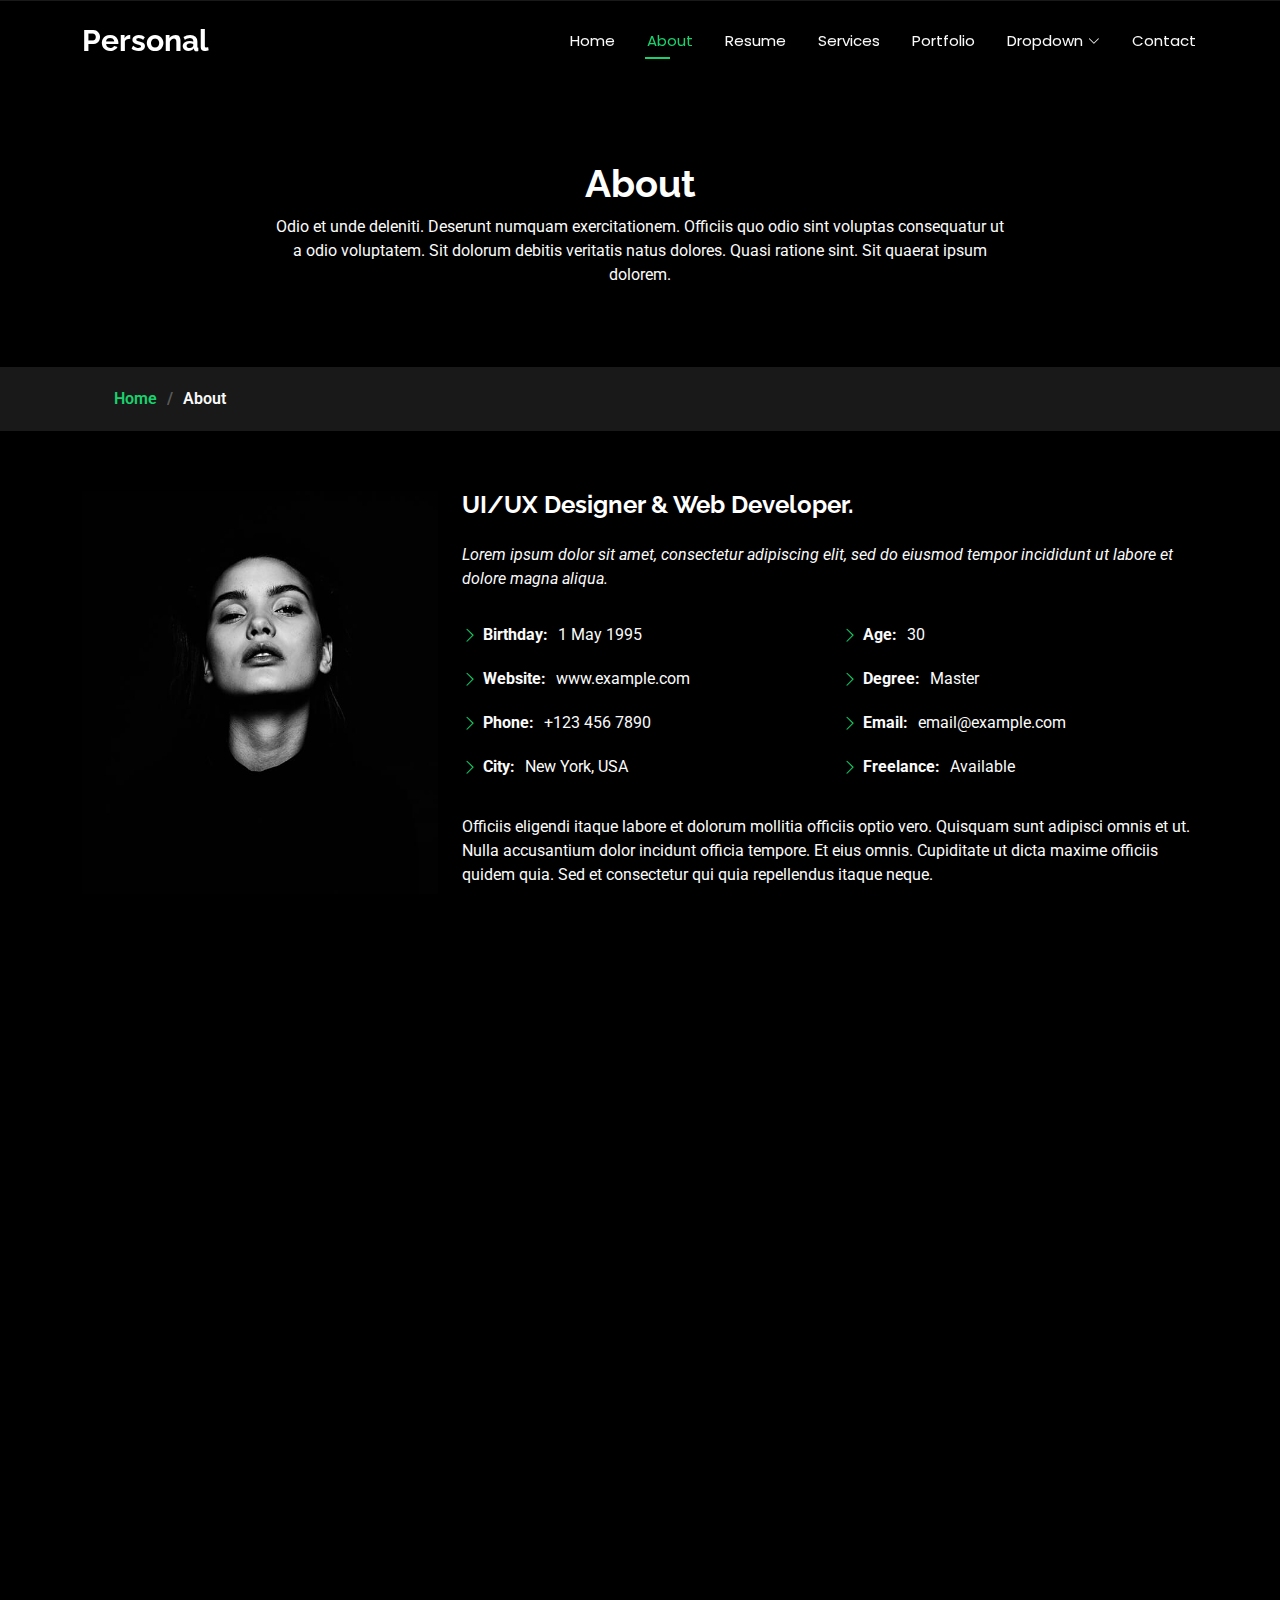
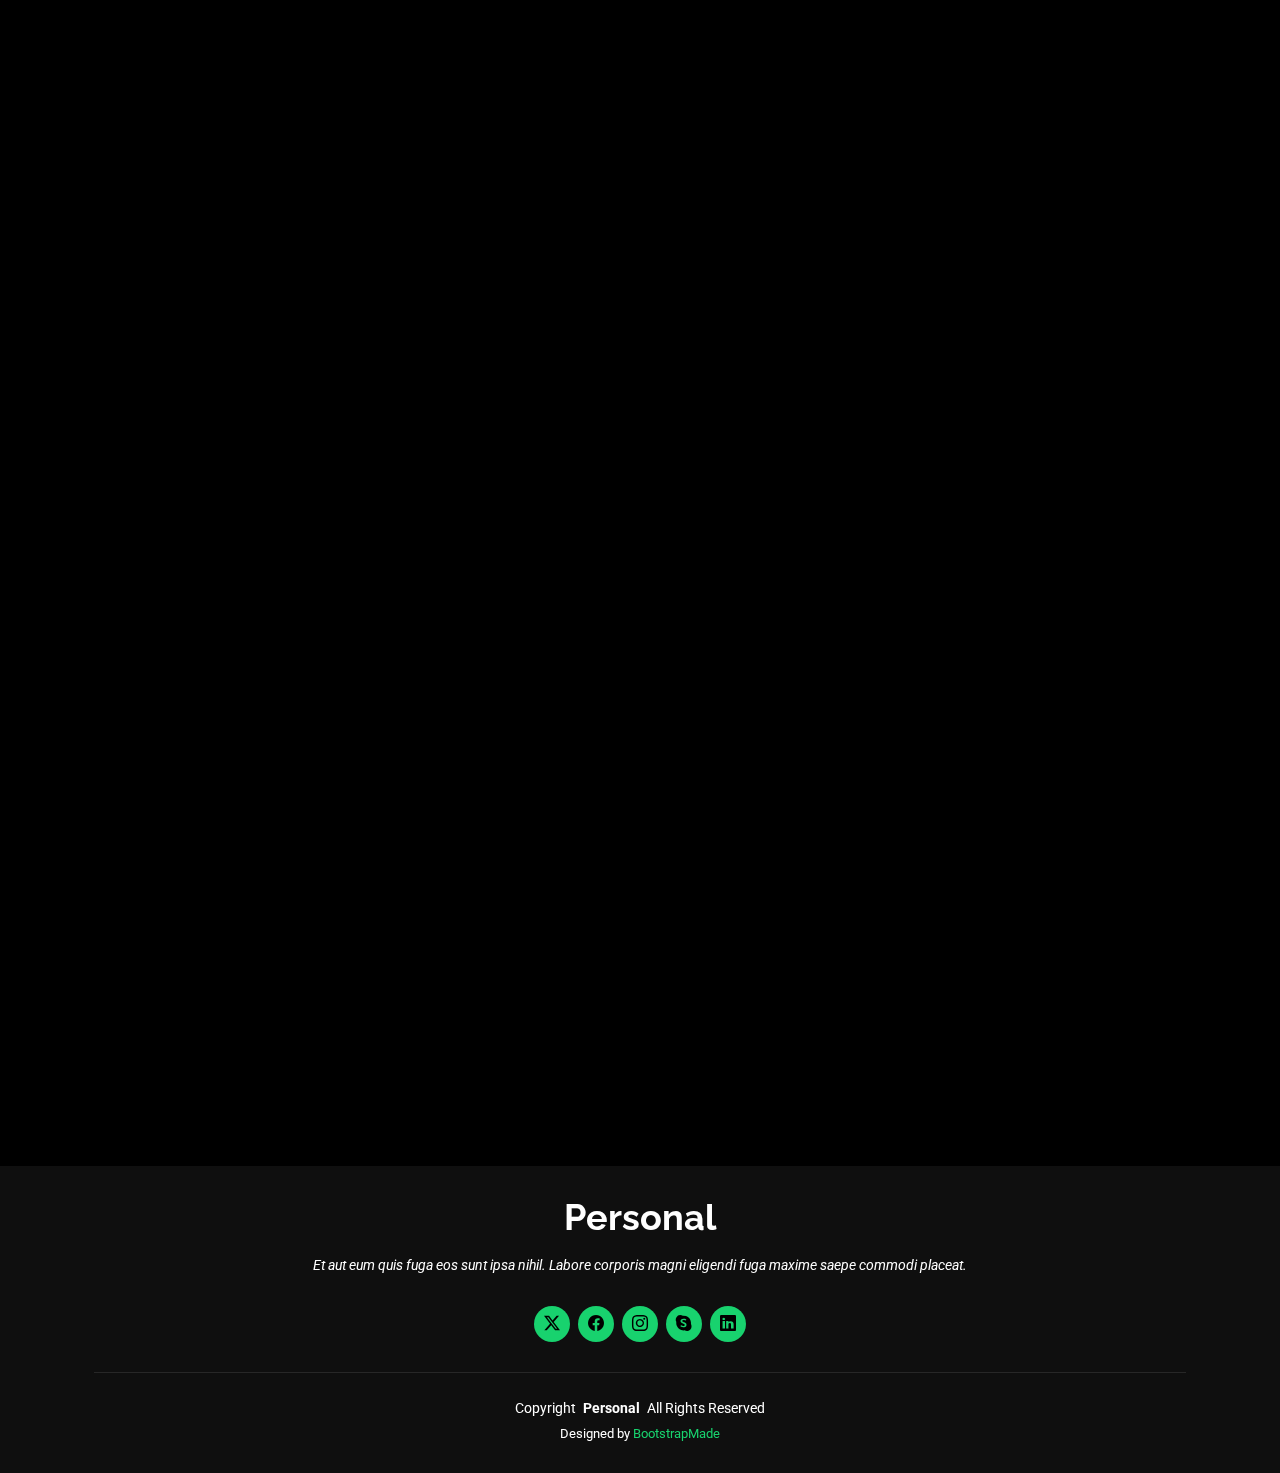
<file: about.html>
<!DOCTYPE html>
<html lang="en">

<head>
  <meta charset="utf-8">
  <meta content="width=device-width, initial-scale=1.0" name="viewport">
  <title>About - Personal Bootstrap Template</title>
  <meta name="description" content="">
  <meta name="keywords" content="">

  <!-- Favicons -->
  <link href="assets/img/favicon.png" rel="icon">
  <link href="assets/img/apple-touch-icon.png" rel="apple-touch-icon">

  <!-- Fonts -->
  <link href="https://fonts.googleapis.com" rel="preconnect">
  <link href="https://fonts.gstatic.com" rel="preconnect" crossorigin>
  <link
    href="https://fonts.googleapis.com/css2?family=Roboto:ital,wght@0,100;0,300;0,400;0,500;0,700;0,900;1,100;1,300;1,400;1,500;1,700;1,900&family=Poppins:ital,wght@0,100;0,200;0,300;0,400;0,500;0,600;0,700;0,800;0,900;1,100;1,200;1,300;1,400;1,500;1,600;1,700;1,800;1,900&family=Raleway:ital,wght@0,100;0,200;0,300;0,400;0,500;0,600;0,700;0,800;0,900;1,100;1,200;1,300;1,400;1,500;1,600;1,700;1,800;1,900&display=swap"
    rel="stylesheet">

  <!-- Vendor CSS Files -->
  <link href="assets/vendor/bootstrap/css/bootstrap.min.css" rel="stylesheet">
  <link href="assets/vendor/bootstrap-icons/bootstrap-icons.css" rel="stylesheet">
  <link href="assets/vendor/aos/aos.css" rel="stylesheet">
  <link href="assets/vendor/swiper/swiper-bundle.min.css" rel="stylesheet">
  <link href="assets/vendor/glightbox/css/glightbox.min.css" rel="stylesheet">

  <!-- Main CSS File -->
  <link href="assets/css/main.css" rel="stylesheet">

  <!-- =======================================================
  * Template Name: Personal
  * Template URL: https://bootstrapmade.com/personal-free-resume-bootstrap-template/
  * Updated: Mar 05 2025 with Bootstrap v5.3.3
  * Author: BootstrapMade.com
  * License: https://bootstrapmade.com/license/
  ======================================================== -->
</head>

<body class="about-page">

  <header id="header" class="header d-flex align-items-center fixed-top">
    <div class="container-fluid container-xl position-relative d-flex align-items-center justify-content-between">

      <a href="index.html" class="logo d-flex align-items-center">
        <!-- Uncomment the line below if you also wish to use an image logo -->
        <!-- <img src="assets/img/logo.webp" alt=""> -->
        <h1 class="sitename">Personal</h1>
      </a>

      <nav id="navmenu" class="navmenu">
        <ul>
          <li><a href="index.html">Home</a></li>
          <li><a href="about.html" class="active">About</a></li>
          <li><a href="resume.html">Resume</a></li>
          <li><a href="services.html">Services</a></li>
          <li><a href="portfolio.html">Portfolio</a></li>
          <li class="dropdown"><a href="#"><span>Dropdown</span> <i class="bi bi-chevron-down toggle-dropdown"></i></a>
            <ul>
              <li><a href="#">Dropdown 1</a></li>
              <li class="dropdown"><a href="#"><span>Deep Dropdown</span> <i
                    class="bi bi-chevron-down toggle-dropdown"></i></a>
                <ul>
                  <li><a href="#">Deep Dropdown 1</a></li>
                  <li><a href="#">Deep Dropdown 2</a></li>
                  <li><a href="#">Deep Dropdown 3</a></li>
                  <li><a href="#">Deep Dropdown 4</a></li>
                  <li><a href="#">Deep Dropdown 5</a></li>
                </ul>
              </li>
              <li><a href="#">Dropdown 2</a></li>
              <li><a href="#">Dropdown 3</a></li>
              <li><a href="#">Dropdown 4</a></li>
            </ul>
          </li>
          <li><a href="contact.html">Contact</a></li>
        </ul>
        <i class="mobile-nav-toggle d-xl-none bi bi-list"></i>
      </nav>

    </div>
  </header>

  <main class="main">

    <!-- Page Title -->
    <div class="page-title" data-aos="fade">
      <div class="heading">
        <div class="container">
          <div class="row d-flex justify-content-center text-center">
            <div class="col-lg-8">
              <h1>About</h1>
              <p class="mb-0">Odio et unde deleniti. Deserunt numquam exercitationem. Officiis quo odio sint voluptas
                consequatur ut a odio voluptatem. Sit dolorum debitis veritatis natus dolores. Quasi ratione sint. Sit
                quaerat ipsum dolorem.</p>
            </div>
          </div>
        </div>
      </div>
      <nav class="breadcrumbs">
        <div class="container">
          <ol>
            <li><a href="index.html">Home</a></li>
            <li class="current">About</li>
          </ol>
        </div>
      </nav>
    </div><!-- End Page Title -->

    <!-- About Section -->
    <section id="about" class="about section">

      <div class="container" data-aos="fade-up" data-aos-delay="100">

        <div class="row gy-4 justify-content-center">
          <div class="col-lg-4">
            <img src="assets/img/profile-img.jpg" class="img-fluid" alt="">
          </div>
          <div class="col-lg-8 content">
            <h2>UI/UX Designer &amp; Web Developer.</h2>
            <p class="fst-italic py-3">
              Lorem ipsum dolor sit amet, consectetur adipiscing elit, sed do eiusmod tempor incididunt ut labore et
              dolore
              magna aliqua.
            </p>
            <div class="row">
              <div class="col-lg-6">
                <ul>
                  <li><i class="bi bi-chevron-right"></i> <strong>Birthday:</strong> <span>1 May 1995</span></li>
                  <li><i class="bi bi-chevron-right"></i> <strong>Website:</strong> <span>www.example.com</span></li>
                  <li><i class="bi bi-chevron-right"></i> <strong>Phone:</strong> <span>+123 456 7890</span></li>
                  <li><i class="bi bi-chevron-right"></i> <strong>City:</strong> <span>New York, USA</span></li>
                </ul>
              </div>
              <div class="col-lg-6">
                <ul>
                  <li><i class="bi bi-chevron-right"></i> <strong>Age:</strong> <span>30</span></li>
                  <li><i class="bi bi-chevron-right"></i> <strong>Degree:</strong> <span>Master</span></li>
                  <li><i class="bi bi-chevron-right"></i> <strong>Email:</strong> <span>email@example.com</span></li>
                  <li><i class="bi bi-chevron-right"></i> <strong>Freelance:</strong> <span>Available</span></li>
                </ul>
              </div>
            </div>
            <p class="py-3">
              Officiis eligendi itaque labore et dolorum mollitia officiis optio vero. Quisquam sunt adipisci omnis et
              ut. Nulla accusantium dolor incidunt officia tempore. Et eius omnis.
              Cupiditate ut dicta maxime officiis quidem quia. Sed et consectetur qui quia repellendus itaque neque.
            </p>
          </div>
        </div>

      </div>

    </section><!-- /About Section -->

    <!-- Stats Section -->
    <section id="stats" class="stats section">

      <div class="container" data-aos="fade-up" data-aos-delay="100">

        <div class="row gy-4">

          <div class="col-lg-3 col-md-6 d-flex flex-column align-items-center">
            <i class="bi bi-emoji-smile"></i>
            <div class="stats-item">
              <span data-purecounter-start="0" data-purecounter-end="232" data-purecounter-duration="1"
                class="purecounter"></span>
              <p>Happy Clients</p>
            </div>
          </div><!-- End Stats Item -->

          <div class="col-lg-3 col-md-6 d-flex flex-column align-items-center">
            <i class="bi bi-journal-richtext"></i>
            <div class="stats-item">
              <span data-purecounter-start="0" data-purecounter-end="521" data-purecounter-duration="1"
                class="purecounter"></span>
              <p>Projects</p>
            </div>
          </div><!-- End Stats Item -->

          <div class="col-lg-3 col-md-6 d-flex flex-column align-items-center">
            <i class="bi bi-headset"></i>
            <div class="stats-item">
              <span data-purecounter-start="0" data-purecounter-end="1463" data-purecounter-duration="1"
                class="purecounter"></span>
              <p>Hours Of Support</p>
            </div>
          </div><!-- End Stats Item -->

          <div class="col-lg-3 col-md-6 d-flex flex-column align-items-center">
            <i class="bi bi-people"></i>
            <div class="stats-item">
              <span data-purecounter-start="0" data-purecounter-end="15" data-purecounter-duration="1"
                class="purecounter"></span>
              <p>Hard Workers</p>
            </div>
          </div><!-- End Stats Item -->

        </div>

      </div>

    </section><!-- /Stats Section -->

    <!-- Skills Section -->
    <section id="skills" class="skills section">

      <!-- Section Title -->
      <div class="container section-title" data-aos="fade-up">
        <h2>Skills</h2>
        <div><span>My</span> <span class="description-title">Skills</span></div>
      </div><!-- End Section Title -->

      <div class="container" data-aos="fade-up" data-aos-delay="100">

        <div class="row skills-content skills-animation">

          <div class="col-lg-6">

            <div class="progress">
              <span class="skill"><span>HTML</span> <i class="val">100%</i></span>
              <div class="progress-bar-wrap">
                <div class="progress-bar" role="progressbar" aria-valuenow="100" aria-valuemin="0" aria-valuemax="100">
                </div>
              </div>
            </div><!-- End Skills Item -->

            <div class="progress">
              <span class="skill"><span>CSS</span> <i class="val">90%</i></span>
              <div class="progress-bar-wrap">
                <div class="progress-bar" role="progressbar" aria-valuenow="90" aria-valuemin="0" aria-valuemax="100">
                </div>
              </div>
            </div><!-- End Skills Item -->

            <div class="progress">
              <span class="skill"><span>JavaScript</span> <i class="val">75%</i></span>
              <div class="progress-bar-wrap">
                <div class="progress-bar" role="progressbar" aria-valuenow="75" aria-valuemin="0" aria-valuemax="100">
                </div>
              </div>
            </div><!-- End Skills Item -->

          </div>

          <div class="col-lg-6">

            <div class="progress">
              <span class="skill"><span>PHP</span> <i class="val">80%</i></span>
              <div class="progress-bar-wrap">
                <div class="progress-bar" role="progressbar" aria-valuenow="80" aria-valuemin="0" aria-valuemax="100">
                </div>
              </div>
            </div><!-- End Skills Item -->

            <div class="progress">
              <span class="skill"><span>WordPress/CMS</span> <i class="val">90%</i></span>
              <div class="progress-bar-wrap">
                <div class="progress-bar" role="progressbar" aria-valuenow="90" aria-valuemin="0" aria-valuemax="100">
                </div>
              </div>
            </div><!-- End Skills Item -->

            <div class="progress">
              <span class="skill"><span>Photoshop</span> <i class="val">55%</i></span>
              <div class="progress-bar-wrap">
                <div class="progress-bar" role="progressbar" aria-valuenow="55" aria-valuemin="0" aria-valuemax="100">
                </div>
              </div>
            </div><!-- End Skills Item -->

          </div>

        </div>

      </div>

    </section><!-- /Skills Section -->

    <!-- Interests Section -->
    <section id="interests" class="interests section">

      <!-- Section Title -->
      <div class="container section-title" data-aos="fade-up">
        <h2>Features</h2>
        <div><span>I'm</span> <span class="description-title">interested in</span></div>
      </div><!-- End Section Title -->

      <div class="container">

        <div class="row gy-4">

          <div class="col-lg-3 col-md-4" data-aos="fade-up" data-aos-delay="100">
            <div class="features-item">
              <i class="bi bi-eye" style="color: #ffbb2c;"></i>
              <h3><a href="" class="stretched-link">Lorem Ipsum</a></h3>
            </div>
          </div><!-- End Feature Item -->

          <div class="col-lg-3 col-md-4" data-aos="fade-up" data-aos-delay="200">
            <div class="features-item">
              <i class="bi bi-infinity" style="color: #5578ff;"></i>
              <h3><a href="" class="stretched-link">Dolor Sitema</a></h3>
            </div>
          </div><!-- End Feature Item -->

          <div class="col-lg-3 col-md-4" data-aos="fade-up" data-aos-delay="300">
            <div class="features-item">
              <i class="bi bi-mortarboard" style="color: #e80368;"></i>
              <h3><a href="" class="stretched-link">Sed perspiciatis</a></h3>
            </div>
          </div><!-- End Feature Item -->

          <div class="col-lg-3 col-md-4" data-aos="fade-up" data-aos-delay="400">
            <div class="features-item">
              <i class="bi bi-nut" style="color: #e361ff;"></i>
              <h3><a href="" class="stretched-link">Magni Dolores</a></h3>
            </div>
          </div><!-- End Feature Item -->

          <div class="col-lg-3 col-md-4" data-aos="fade-up" data-aos-delay="500">
            <div class="features-item">
              <i class="bi bi-shuffle" style="color: #47aeff;"></i>
              <h3><a href="" class="stretched-link">Nemo Enim</a></h3>
            </div>
          </div><!-- End Feature Item -->

          <div class="col-lg-3 col-md-4" data-aos="fade-up" data-aos-delay="600">
            <div class="features-item">
              <i class="bi bi-star" style="color: #ffa76e;"></i>
              <h3><a href="" class="stretched-link">Eiusmod Tempor</a></h3>
            </div>
          </div><!-- End Feature Item -->

          <div class="col-lg-3 col-md-4" data-aos="fade-up" data-aos-delay="700">
            <div class="features-item">
              <i class="bi bi-x-diamond" style="color: #11dbcf;"></i>
              <h3><a href="" class="stretched-link">Midela Teren</a></h3>
            </div>
          </div><!-- End Feature Item -->

          <div class="col-lg-3 col-md-4" data-aos="fade-up" data-aos-delay="800">
            <div class="features-item">
              <i class="bi bi-camera-video" style="color: #4233ff;"></i>
              <h3><a href="" class="stretched-link">Pira Neve</a></h3>
            </div>
          </div><!-- End Feature Item -->

          <div class="col-lg-3 col-md-4" data-aos="fade-up" data-aos-delay="900">
            <div class="features-item">
              <i class="bi bi-command" style="color: #b2904f;"></i>
              <h3><a href="" class="stretched-link">Dirada Pack</a></h3>
            </div>
          </div><!-- End Feature Item -->

          <div class="col-lg-3 col-md-4" data-aos="fade-up" data-aos-delay="1000">
            <div class="features-item">
              <i class="bi bi-dribbble" style="color: #b20969;"></i>
              <h3><a href="" class="stretched-link">Moton Ideal</a></h3>
            </div>
          </div><!-- End Feature Item -->

          <div class="col-lg-3 col-md-4" data-aos="fade-up" data-aos-delay="1100">
            <div class="features-item">
              <i class="bi bi-activity" style="color: #ff5828;"></i>
              <h3><a href="" class="stretched-link">Verdo Park</a></h3>
            </div>
          </div><!-- End Feature Item -->

          <div class="col-lg-3 col-md-4" data-aos="fade-up" data-aos-delay="1200">
            <div class="features-item">
              <i class="bi bi-brightness-high" style="color: #29cc61;"></i>
              <h3><a href="" class="stretched-link">Flavor Nivelanda</a></h3>
            </div>
          </div><!-- End Feature Item -->

        </div>

      </div>

    </section><!-- /Interests Section -->

    <!-- Testimonials Section -->
    <section id="testimonials" class="testimonials section">

      <!-- Section Title -->
      <div class="container section-title" data-aos="fade-up">
        <h2>Testimonials</h2>
        <div><span>Check my</span> <span class="description-title">Testimonials</span></div>
      </div><!-- End Section Title -->

      <div class="container" data-aos="fade-up" data-aos-delay="100">

        <div class="swiper init-swiper" data-speed="600" data-delay="5000">
          <script type="application/json" class="swiper-config">
            {
              "loop": true,
              "speed": 600,
              "autoplay": {
                "delay": 5000
              },
              "slidesPerView": "auto",
              "pagination": {
                "el": ".swiper-pagination",
                "type": "bullets",
                "clickable": true
              },
              "breakpoints": {
                "320": {
                  "slidesPerView": 1,
                  "spaceBetween": 40
                },
                "1200": {
                  "slidesPerView": 3,
                  "spaceBetween": 20
                }
              }
            }
          </script>
          <div class="swiper-wrapper">

            <div class="swiper-slide">
              <div class="testimonial-item" "="">
            <p>
              <i class=" bi bi-quote quote-icon-left"></i>
                <span>Proin iaculis purus consequat sem cure digni ssim donec porttitora entum suscipit rhoncus.
                  Accusantium quam, ultricies eget id, aliquam eget nibh et. Maecen aliquam, risus at semper.</span>
                <i class="bi bi-quote quote-icon-right"></i>
                </p>
                <img src="assets/img/person/person-m-9.webp" class="testimonial-img" alt="">
                <h3>Saul Goodman</h3>
                <h4>Ceo &amp; Founder</h4>
              </div>
            </div><!-- End testimonial item -->

            <div class="swiper-slide">
              <div class="testimonial-item">
                <p>
                  <i class="bi bi-quote quote-icon-left"></i>
                  <span>Export tempor illum tamen malis malis eram quae irure esse labore quem cillum quid malis quorum
                    velit fore eram velit sunt aliqua noster fugiat irure amet legam anim culpa.</span>
                  <i class="bi bi-quote quote-icon-right"></i>
                </p>
                <img src="assets/img/person/person-f-5.webp" class="testimonial-img" alt="">
                <h3>Sara Wilsson</h3>
                <h4>Designer</h4>
              </div>
            </div><!-- End testimonial item -->

            <div class="swiper-slide">
              <div class="testimonial-item">
                <p>
                  <i class="bi bi-quote quote-icon-left"></i>
                  <span>Enim nisi quem export duis labore cillum quae magna enim sint quorum nulla quem veniam duis
                    minim tempor labore quem eram duis noster aute amet eram fore quis sint minim.</span>
                  <i class="bi bi-quote quote-icon-right"></i>
                </p>
                <img src="assets/img/person/person-f-12.webp" class="testimonial-img" alt="">
                <h3>Jena Karlis</h3>
                <h4>Store Owner</h4>
              </div>
            </div><!-- End testimonial item -->

            <div class="swiper-slide">
              <div class="testimonial-item">
                <p>
                  <i class="bi bi-quote quote-icon-left"></i>
                  <span>Fugiat enim eram quae cillum dolore dolor amet nulla culpa multos export minim fugiat dolor enim
                    duis veniam ipsum anim magna sunt elit fore quem dolore labore illum veniam.</span>
                  <i class="bi bi-quote quote-icon-right"></i>
                </p>
                <img src="assets/img/person/person-m-12.webp" class="testimonial-img" alt="">
                <h3>Matt Brandon</h3>
                <h4>Freelancer</h4>
              </div>
            </div><!-- End testimonial item -->

            <div class="swiper-slide">
              <div class="testimonial-item">
                <p>
                  <i class="bi bi-quote quote-icon-left"></i>
                  <span>Quis quorum aliqua sint quem legam fore sunt eram irure aliqua veniam tempor noster veniam sunt
                    culpa nulla illum cillum fugiat legam esse veniam culpa fore nisi cillum quid.</span>
                  <i class="bi bi-quote quote-icon-right"></i>
                </p>
                <img src="assets/img/person/person-m-13.webp" class="testimonial-img" alt="">
                <h3>John Larson</h3>
                <h4>Entrepreneur</h4>
              </div>
            </div><!-- End testimonial item -->

          </div>
          <div class="swiper-pagination"></div>
        </div>

      </div>

    </section><!-- /Testimonials Section -->

  </main>

  <footer id="footer" class="footer dark-background">
    <div class="container">
      <h3 class="sitename">Personal</h3>
      <p>Et aut eum quis fuga eos sunt ipsa nihil. Labore corporis magni eligendi fuga maxime saepe commodi placeat.</p>
      <div class="social-links d-flex justify-content-center">
        <a href=""><i class="bi bi-twitter-x"></i></a>
        <a href=""><i class="bi bi-facebook"></i></a>
        <a href=""><i class="bi bi-instagram"></i></a>
        <a href=""><i class="bi bi-skype"></i></a>
        <a href=""><i class="bi bi-linkedin"></i></a>
      </div>
      <div class="container">
        <div class="copyright">
          <span>Copyright</span> <strong class="px-1 sitename">Personal</strong> <span>All Rights Reserved</span>
        </div>
        <div class="credits">
          <!-- All the links in the footer should remain intact. -->
          <!-- You can delete the links only if you've purchased the pro version. -->
          <!-- Licensing information: https://bootstrapmade.com/license/ -->
          <!-- Purchase the pro version with working PHP/AJAX contact form: [buy-url] -->
          Designed by <a href="https://bootstrapmade.com/">BootstrapMade</a>
        </div>
      </div>
    </div>
  </footer>

  <!-- Scroll Top -->
  <a href="#" id="scroll-top" class="scroll-top d-flex align-items-center justify-content-center"><i
      class="bi bi-arrow-up-short"></i></a>

  <!-- Preloader -->
  <div id="preloader"></div>

  <!-- Vendor JS Files -->
  <script src="assets/vendor/bootstrap/js/bootstrap.bundle.min.js"></script>
  <script src="assets/vendor/php-email-form/validate.js"></script>
  <script src="assets/vendor/aos/aos.js"></script>
  <script src="assets/vendor/typed.js/typed.umd.js"></script>
  <script src="assets/vendor/purecounter/purecounter_vanilla.js"></script>
  <script src="assets/vendor/waypoints/noframework.waypoints.js"></script>
  <script src="assets/vendor/swiper/swiper-bundle.min.js"></script>
  <script src="assets/vendor/glightbox/js/glightbox.min.js"></script>
  <script src="assets/vendor/imagesloaded/imagesloaded.pkgd.min.js"></script>
  <script src="assets/vendor/isotope-layout/isotope.pkgd.min.js"></script>

  <!-- Main JS File -->
  <script src="assets/js/main.js"></script>

</body>

</html>
</file>
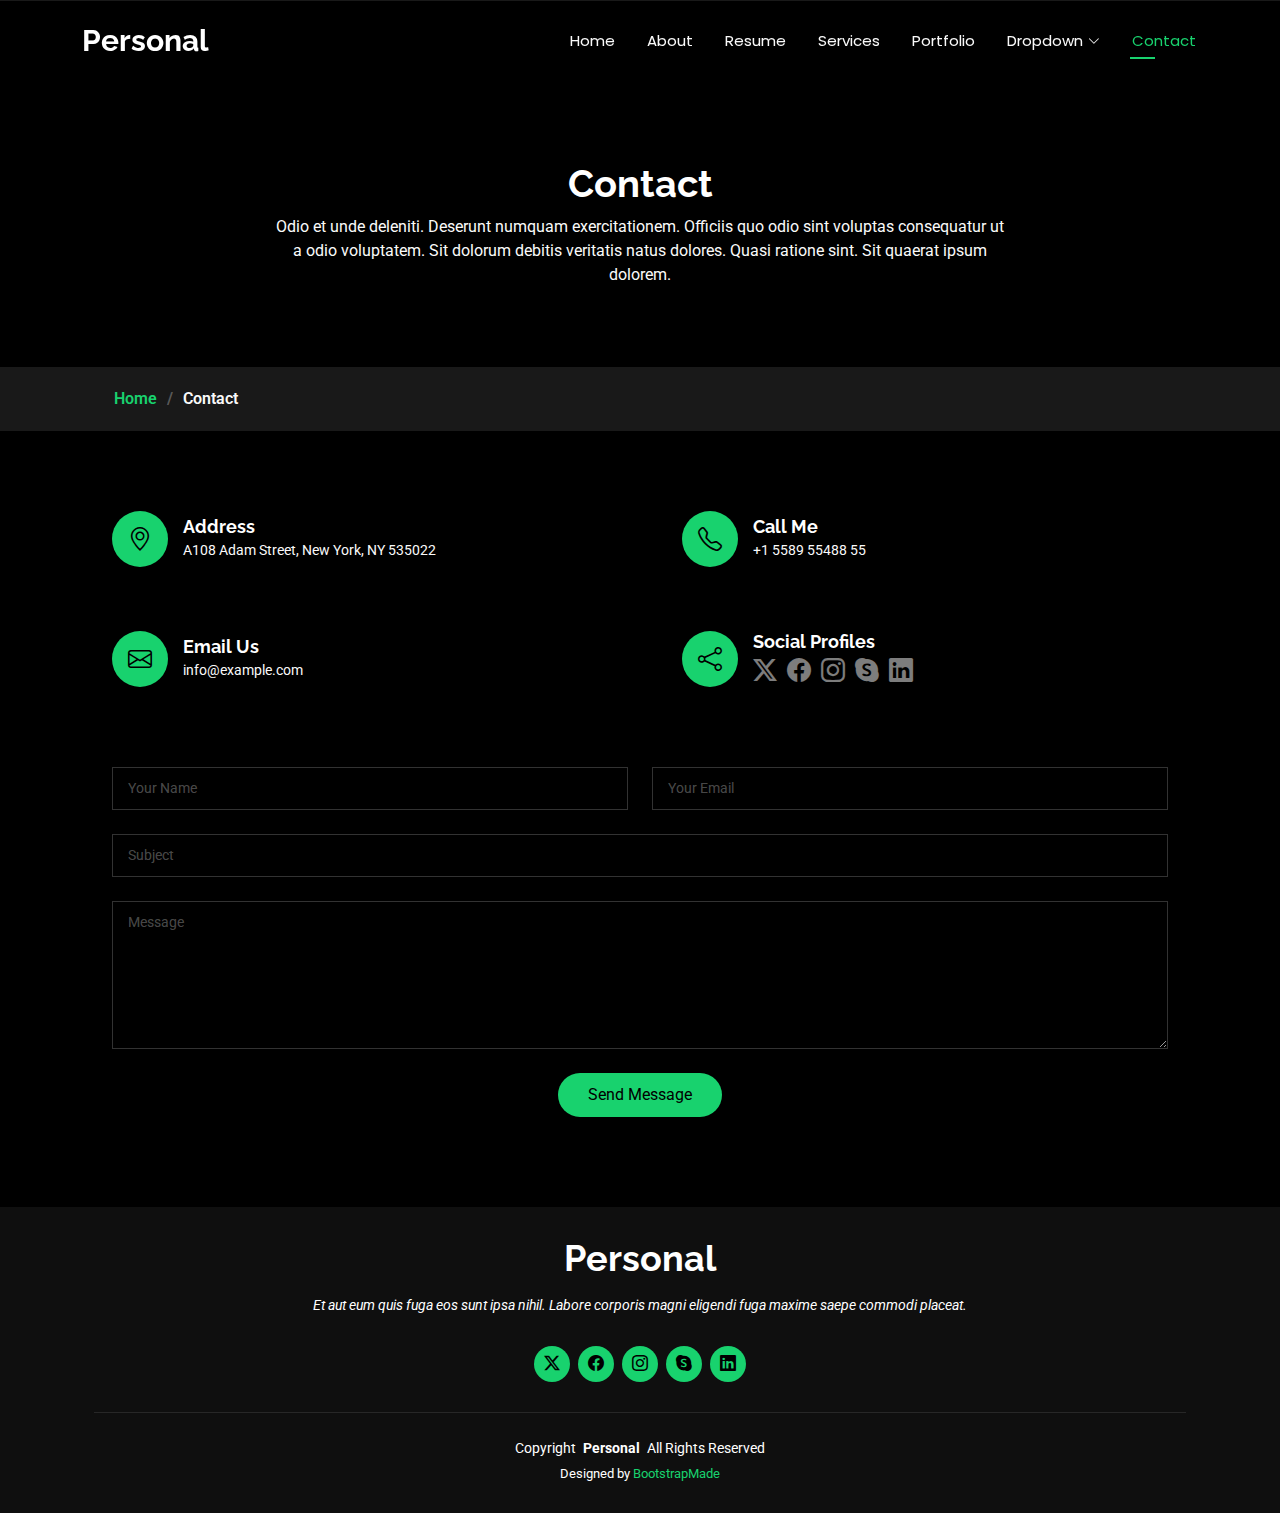
<file: contact.html>
<!DOCTYPE html>
<html lang="en">

<head>
  <meta charset="utf-8">
  <meta content="width=device-width, initial-scale=1.0" name="viewport">
  <title>Contact - Personal Bootstrap Template</title>
  <meta name="description" content="">
  <meta name="keywords" content="">

  <!-- Favicons -->
  <link href="assets/img/favicon.png" rel="icon">
  <link href="assets/img/apple-touch-icon.png" rel="apple-touch-icon">

  <!-- Fonts -->
  <link href="https://fonts.googleapis.com" rel="preconnect">
  <link href="https://fonts.gstatic.com" rel="preconnect" crossorigin>
  <link href="https://fonts.googleapis.com/css2?family=Roboto:ital,wght@0,100;0,300;0,400;0,500;0,700;0,900;1,100;1,300;1,400;1,500;1,700;1,900&family=Poppins:ital,wght@0,100;0,200;0,300;0,400;0,500;0,600;0,700;0,800;0,900;1,100;1,200;1,300;1,400;1,500;1,600;1,700;1,800;1,900&family=Raleway:ital,wght@0,100;0,200;0,300;0,400;0,500;0,600;0,700;0,800;0,900;1,100;1,200;1,300;1,400;1,500;1,600;1,700;1,800;1,900&display=swap" rel="stylesheet">

  <!-- Vendor CSS Files -->
  <link href="assets/vendor/bootstrap/css/bootstrap.min.css" rel="stylesheet">
  <link href="assets/vendor/bootstrap-icons/bootstrap-icons.css" rel="stylesheet">
  <link href="assets/vendor/aos/aos.css" rel="stylesheet">
  <link href="assets/vendor/swiper/swiper-bundle.min.css" rel="stylesheet">
  <link href="assets/vendor/glightbox/css/glightbox.min.css" rel="stylesheet">

  <!-- Main CSS File -->
  <link href="assets/css/main.css" rel="stylesheet">

  <!-- =======================================================
  * Template Name: Personal
  * Template URL: https://bootstrapmade.com/personal-free-resume-bootstrap-template/
  * Updated: Mar 05 2025 with Bootstrap v5.3.3
  * Author: BootstrapMade.com
  * License: https://bootstrapmade.com/license/
  ======================================================== -->
</head>

<body class="contact-page">

  <header id="header" class="header d-flex align-items-center fixed-top">
    <div class="container-fluid container-xl position-relative d-flex align-items-center justify-content-between">

      <a href="index.html" class="logo d-flex align-items-center">
        <!-- Uncomment the line below if you also wish to use an image logo -->
        <!-- <img src="assets/img/logo.webp" alt=""> -->
        <h1 class="sitename">Personal</h1>
      </a>

      <nav id="navmenu" class="navmenu">
        <ul>
          <li><a href="index.html">Home</a></li>
          <li><a href="about.html">About</a></li>
          <li><a href="resume.html">Resume</a></li>
          <li><a href="services.html">Services</a></li>
          <li><a href="portfolio.html">Portfolio</a></li>
          <li class="dropdown"><a href="#"><span>Dropdown</span> <i class="bi bi-chevron-down toggle-dropdown"></i></a>
            <ul>
              <li><a href="#">Dropdown 1</a></li>
              <li class="dropdown"><a href="#"><span>Deep Dropdown</span> <i class="bi bi-chevron-down toggle-dropdown"></i></a>
                <ul>
                  <li><a href="#">Deep Dropdown 1</a></li>
                  <li><a href="#">Deep Dropdown 2</a></li>
                  <li><a href="#">Deep Dropdown 3</a></li>
                  <li><a href="#">Deep Dropdown 4</a></li>
                  <li><a href="#">Deep Dropdown 5</a></li>
                </ul>
              </li>
              <li><a href="#">Dropdown 2</a></li>
              <li><a href="#">Dropdown 3</a></li>
              <li><a href="#">Dropdown 4</a></li>
            </ul>
          </li>
          <li><a href="contact.html" class="active">Contact</a></li>
        </ul>
        <i class="mobile-nav-toggle d-xl-none bi bi-list"></i>
      </nav>

    </div>
  </header>

  <main class="main">

    <!-- Page Title -->
    <div class="page-title" data-aos="fade">
      <div class="heading">
        <div class="container">
          <div class="row d-flex justify-content-center text-center">
            <div class="col-lg-8">
              <h1>Contact</h1>
              <p class="mb-0">Odio et unde deleniti. Deserunt numquam exercitationem. Officiis quo odio sint voluptas consequatur ut a odio voluptatem. Sit dolorum debitis veritatis natus dolores. Quasi ratione sint. Sit quaerat ipsum dolorem.</p>
            </div>
          </div>
        </div>
      </div>
      <nav class="breadcrumbs">
        <div class="container">
          <ol>
            <li><a href="index.html">Home</a></li>
            <li class="current">Contact</li>
          </ol>
        </div>
      </nav>
    </div><!-- End Page Title -->

    <!-- Contact Section -->
    <section id="contact" class="contact section">

      <div class="container" data-aos="fade-up" data-aos-delay="100">

        <div class="row gy-4">

          <div class="col-md-6">
            <div class="info-item d-flex align-items-center" data-aos="fade-up" data-aos-delay="200">
              <i class="icon bi bi-geo-alt flex-shrink-0"></i>
              <div>
                <h3>Address</h3>
                <p>A108 Adam Street, New York, NY 535022</p>
              </div>
            </div>
          </div><!-- End Info Item -->

          <div class="col-md-6">
            <div class="info-item d-flex align-items-center" data-aos="fade-up" data-aos-delay="300">
              <i class="icon bi bi-telephone flex-shrink-0"></i>
              <div>
                <h3>Call Me</h3>
                <p>+1 5589 55488 55</p>
              </div>
            </div>
          </div><!-- End Info Item -->

          <div class="col-md-6">
            <div class="info-item d-flex align-items-center" data-aos="fade-up" data-aos-delay="400">
              <i class="icon bi bi-envelope flex-shrink-0"></i>
              <div>
                <h3>Email Us</h3>
                <p>info@example.com</p>
              </div>
            </div>
          </div><!-- End Info Item -->

          <div class="col-md-6">
            <div class="info-item d-flex align-items-center" data-aos="fade-up" data-aos-delay="500">
              <i class="icon bi bi-share flex-shrink-0"></i>
              <div>
                <h3>Social Profiles</h3>
                <div class="social-links">
                  <a href="#"><i class="bi bi-twitter-x"></i></a>
                  <a href="#"><i class="bi bi-facebook"></i></a>
                  <a href="#"><i class="bi bi-instagram"></i></a>
                  <a href="#"><i class="bi bi-skype"></i></a>
                  <a href="#"><i class="bi bi-linkedin"></i></a>
                </div>
              </div>
            </div>
          </div><!-- End Info Item -->

        </div>

        <form action="forms/contact.php" method="post" class="php-email-form" data-aos="fade-up" data-aos-delay="600">
          <div class="row gy-4">

            <div class="col-md-6">
              <input type="text" name="name" class="form-control" placeholder="Your Name" required="">
            </div>

            <div class="col-md-6 ">
              <input type="email" class="form-control" name="email" placeholder="Your Email" required="">
            </div>

            <div class="col-md-12">
              <input type="text" class="form-control" name="subject" placeholder="Subject" required="">
            </div>

            <div class="col-md-12">
              <textarea class="form-control" name="message" rows="6" placeholder="Message" required=""></textarea>
            </div>

            <div class="col-md-12 text-center">
              <div class="loading">Loading</div>
              <div class="error-message"></div>
              <div class="sent-message">Your message has been sent. Thank you!</div>

              <button type="submit">Send Message</button>
            </div>

          </div>
        </form><!-- End Contact Form -->

      </div>

    </section><!-- /Contact Section -->

  </main>

  <footer id="footer" class="footer dark-background">
    <div class="container">
      <h3 class="sitename">Personal</h3>
      <p>Et aut eum quis fuga eos sunt ipsa nihil. Labore corporis magni eligendi fuga maxime saepe commodi placeat.</p>
      <div class="social-links d-flex justify-content-center">
        <a href=""><i class="bi bi-twitter-x"></i></a>
        <a href=""><i class="bi bi-facebook"></i></a>
        <a href=""><i class="bi bi-instagram"></i></a>
        <a href=""><i class="bi bi-skype"></i></a>
        <a href=""><i class="bi bi-linkedin"></i></a>
      </div>
      <div class="container">
        <div class="copyright">
          <span>Copyright</span> <strong class="px-1 sitename">Personal</strong> <span>All Rights Reserved</span>
        </div>
        <div class="credits">
          <!-- All the links in the footer should remain intact. -->
          <!-- You can delete the links only if you've purchased the pro version. -->
          <!-- Licensing information: https://bootstrapmade.com/license/ -->
          <!-- Purchase the pro version with working PHP/AJAX contact form: [buy-url] -->
          Designed by <a href="https://bootstrapmade.com/">BootstrapMade</a>
        </div>
      </div>
    </div>
  </footer>

  <!-- Scroll Top -->
  <a href="#" id="scroll-top" class="scroll-top d-flex align-items-center justify-content-center"><i class="bi bi-arrow-up-short"></i></a>

  <!-- Preloader -->
  <div id="preloader"></div>

  <!-- Vendor JS Files -->
  <script src="assets/vendor/bootstrap/js/bootstrap.bundle.min.js"></script>
  <script src="assets/vendor/php-email-form/validate.js"></script>
  <script src="assets/vendor/aos/aos.js"></script>
  <script src="assets/vendor/typed.js/typed.umd.js"></script>
  <script src="assets/vendor/purecounter/purecounter_vanilla.js"></script>
  <script src="assets/vendor/waypoints/noframework.waypoints.js"></script>
  <script src="assets/vendor/swiper/swiper-bundle.min.js"></script>
  <script src="assets/vendor/glightbox/js/glightbox.min.js"></script>
  <script src="assets/vendor/imagesloaded/imagesloaded.pkgd.min.js"></script>
  <script src="assets/vendor/isotope-layout/isotope.pkgd.min.js"></script>

  <!-- Main JS File -->
  <script src="assets/js/main.js"></script>

</body>

</html>
</file>
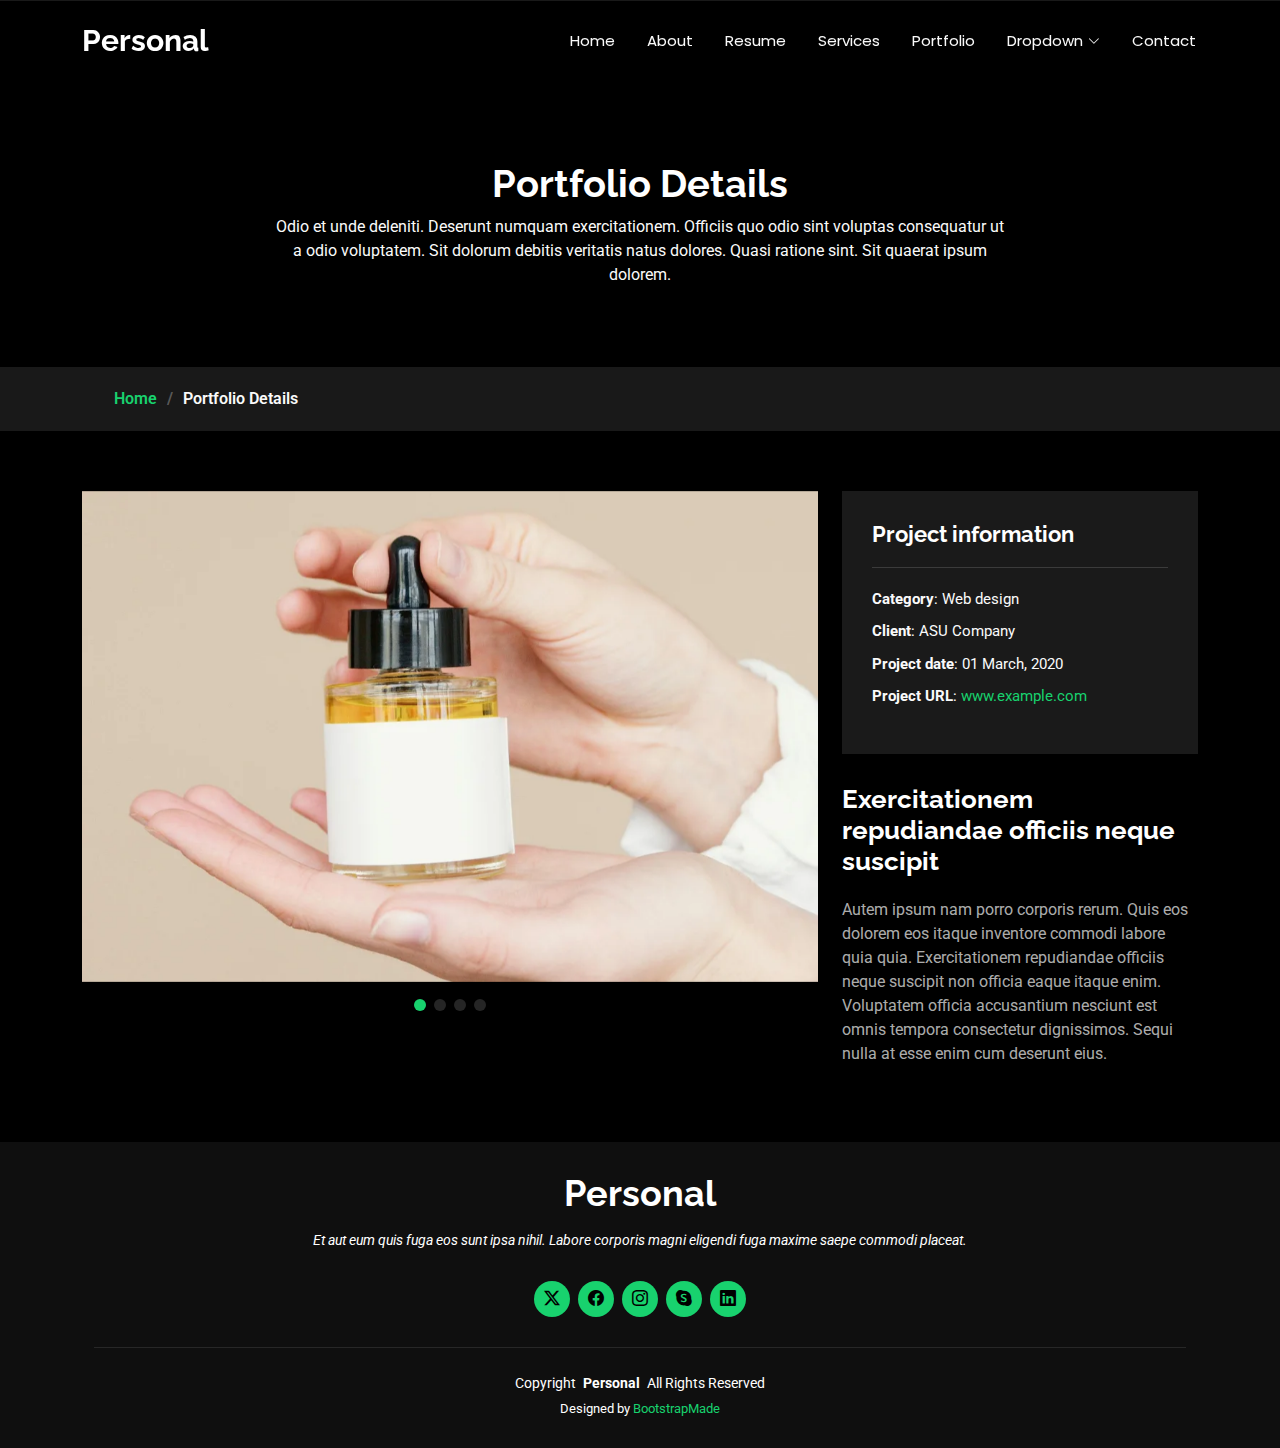
<file: portfolio-details.html>
<!DOCTYPE html>
<html lang="en">

<head>
  <meta charset="utf-8">
  <meta content="width=device-width, initial-scale=1.0" name="viewport">
  <title>Portfolio Details - Personal Bootstrap Template</title>
  <meta name="description" content="">
  <meta name="keywords" content="">

  <!-- Favicons -->
  <link href="assets/img/favicon.png" rel="icon">
  <link href="assets/img/apple-touch-icon.png" rel="apple-touch-icon">

  <!-- Fonts -->
  <link href="https://fonts.googleapis.com" rel="preconnect">
  <link href="https://fonts.gstatic.com" rel="preconnect" crossorigin>
  <link href="https://fonts.googleapis.com/css2?family=Roboto:ital,wght@0,100;0,300;0,400;0,500;0,700;0,900;1,100;1,300;1,400;1,500;1,700;1,900&family=Poppins:ital,wght@0,100;0,200;0,300;0,400;0,500;0,600;0,700;0,800;0,900;1,100;1,200;1,300;1,400;1,500;1,600;1,700;1,800;1,900&family=Raleway:ital,wght@0,100;0,200;0,300;0,400;0,500;0,600;0,700;0,800;0,900;1,100;1,200;1,300;1,400;1,500;1,600;1,700;1,800;1,900&display=swap" rel="stylesheet">

  <!-- Vendor CSS Files -->
  <link href="assets/vendor/bootstrap/css/bootstrap.min.css" rel="stylesheet">
  <link href="assets/vendor/bootstrap-icons/bootstrap-icons.css" rel="stylesheet">
  <link href="assets/vendor/aos/aos.css" rel="stylesheet">
  <link href="assets/vendor/swiper/swiper-bundle.min.css" rel="stylesheet">
  <link href="assets/vendor/glightbox/css/glightbox.min.css" rel="stylesheet">

  <!-- Main CSS File -->
  <link href="assets/css/main.css" rel="stylesheet">

  <!-- =======================================================
  * Template Name: Personal
  * Template URL: https://bootstrapmade.com/personal-free-resume-bootstrap-template/
  * Updated: Mar 05 2025 with Bootstrap v5.3.3
  * Author: BootstrapMade.com
  * License: https://bootstrapmade.com/license/
  ======================================================== -->
</head>

<body class="portfolio-details-page">

  <header id="header" class="header d-flex align-items-center fixed-top">
    <div class="container-fluid container-xl position-relative d-flex align-items-center justify-content-between">

      <a href="index.html" class="logo d-flex align-items-center">
        <!-- Uncomment the line below if you also wish to use an image logo -->
        <!-- <img src="assets/img/logo.webp" alt=""> -->
        <h1 class="sitename">Personal</h1>
      </a>

      <nav id="navmenu" class="navmenu">
        <ul>
          <li><a href="index.html">Home</a></li>
          <li><a href="about.html">About</a></li>
          <li><a href="resume.html">Resume</a></li>
          <li><a href="services.html">Services</a></li>
          <li><a href="portfolio.html">Portfolio</a></li>
          <li class="dropdown"><a href="#"><span>Dropdown</span> <i class="bi bi-chevron-down toggle-dropdown"></i></a>
            <ul>
              <li><a href="#">Dropdown 1</a></li>
              <li class="dropdown"><a href="#"><span>Deep Dropdown</span> <i class="bi bi-chevron-down toggle-dropdown"></i></a>
                <ul>
                  <li><a href="#">Deep Dropdown 1</a></li>
                  <li><a href="#">Deep Dropdown 2</a></li>
                  <li><a href="#">Deep Dropdown 3</a></li>
                  <li><a href="#">Deep Dropdown 4</a></li>
                  <li><a href="#">Deep Dropdown 5</a></li>
                </ul>
              </li>
              <li><a href="#">Dropdown 2</a></li>
              <li><a href="#">Dropdown 3</a></li>
              <li><a href="#">Dropdown 4</a></li>
            </ul>
          </li>
          <li><a href="contact.html">Contact</a></li>
        </ul>
        <i class="mobile-nav-toggle d-xl-none bi bi-list"></i>
      </nav>

    </div>
  </header>

  <main class="main">

    <!-- Page Title -->
    <div class="page-title" data-aos="fade">
      <div class="heading">
        <div class="container">
          <div class="row d-flex justify-content-center text-center">
            <div class="col-lg-8">
              <h1>Portfolio Details</h1>
              <p class="mb-0">Odio et unde deleniti. Deserunt numquam exercitationem. Officiis quo odio sint voluptas consequatur ut a odio voluptatem. Sit dolorum debitis veritatis natus dolores. Quasi ratione sint. Sit quaerat ipsum dolorem.</p>
            </div>
          </div>
        </div>
      </div>
      <nav class="breadcrumbs">
        <div class="container">
          <ol>
            <li><a href="index.html">Home</a></li>
            <li class="current">Portfolio Details</li>
          </ol>
        </div>
      </nav>
    </div><!-- End Page Title -->

    <!-- Portfolio Details Section -->
    <section id="portfolio-details" class="portfolio-details section">

      <div class="container" data-aos="fade-up" data-aos-delay="100">

        <div class="row gy-4">

          <div class="col-lg-8">
            <div class="portfolio-details-slider swiper init-swiper">

              <script type="application/json" class="swiper-config">
                {
                  "loop": true,
                  "speed": 600,
                  "autoplay": {
                    "delay": 5000
                  },
                  "slidesPerView": "auto",
                  "pagination": {
                    "el": ".swiper-pagination",
                    "type": "bullets",
                    "clickable": true
                  }
                }
              </script>

              <div class="swiper-wrapper align-items-center">

                <div class="swiper-slide">
                  <img src="assets/img/portfolio/portfolio-1.webp" alt="">
                </div>

                <div class="swiper-slide">
                  <img src="assets/img/portfolio/portfolio-10.webp" alt="">
                </div>

                <div class="swiper-slide">
                  <img src="assets/img/portfolio/portfolio-7.webp" alt="">
                </div>

                <div class="swiper-slide">
                  <img src="assets/img/portfolio/portfolio-4.webp" alt="">
                </div>

              </div>
              <div class="swiper-pagination"></div>
            </div>
          </div>

          <div class="col-lg-4">
            <div class="portfolio-info" data-aos="fade-up" data-aos-delay="200">
              <h3>Project information</h3>
              <ul>
                <li><strong>Category</strong>: Web design</li>
                <li><strong>Client</strong>: ASU Company</li>
                <li><strong>Project date</strong>: 01 March, 2020</li>
                <li><strong>Project URL</strong>: <a href="#">www.example.com</a></li>
              </ul>
            </div>
            <div class="portfolio-description" data-aos="fade-up" data-aos-delay="300">
              <h2>Exercitationem repudiandae officiis neque suscipit</h2>
              <p>
                Autem ipsum nam porro corporis rerum. Quis eos dolorem eos itaque inventore commodi labore quia quia. Exercitationem repudiandae officiis neque suscipit non officia eaque itaque enim. Voluptatem officia accusantium nesciunt est omnis tempora consectetur dignissimos. Sequi nulla at esse enim cum deserunt eius.
              </p>
            </div>
          </div>

        </div>

      </div>

    </section><!-- /Portfolio Details Section -->

  </main>

  <footer id="footer" class="footer dark-background">
    <div class="container">
      <h3 class="sitename">Personal</h3>
      <p>Et aut eum quis fuga eos sunt ipsa nihil. Labore corporis magni eligendi fuga maxime saepe commodi placeat.</p>
      <div class="social-links d-flex justify-content-center">
        <a href=""><i class="bi bi-twitter-x"></i></a>
        <a href=""><i class="bi bi-facebook"></i></a>
        <a href=""><i class="bi bi-instagram"></i></a>
        <a href=""><i class="bi bi-skype"></i></a>
        <a href=""><i class="bi bi-linkedin"></i></a>
      </div>
      <div class="container">
        <div class="copyright">
          <span>Copyright</span> <strong class="px-1 sitename">Personal</strong> <span>All Rights Reserved</span>
        </div>
        <div class="credits">
          <!-- All the links in the footer should remain intact. -->
          <!-- You can delete the links only if you've purchased the pro version. -->
          <!-- Licensing information: https://bootstrapmade.com/license/ -->
          <!-- Purchase the pro version with working PHP/AJAX contact form: [buy-url] -->
          Designed by <a href="https://bootstrapmade.com/">BootstrapMade</a>
        </div>
      </div>
    </div>
  </footer>

  <!-- Scroll Top -->
  <a href="#" id="scroll-top" class="scroll-top d-flex align-items-center justify-content-center"><i class="bi bi-arrow-up-short"></i></a>

  <!-- Preloader -->
  <div id="preloader"></div>

  <!-- Vendor JS Files -->
  <script src="assets/vendor/bootstrap/js/bootstrap.bundle.min.js"></script>
  <script src="assets/vendor/php-email-form/validate.js"></script>
  <script src="assets/vendor/aos/aos.js"></script>
  <script src="assets/vendor/typed.js/typed.umd.js"></script>
  <script src="assets/vendor/purecounter/purecounter_vanilla.js"></script>
  <script src="assets/vendor/waypoints/noframework.waypoints.js"></script>
  <script src="assets/vendor/swiper/swiper-bundle.min.js"></script>
  <script src="assets/vendor/glightbox/js/glightbox.min.js"></script>
  <script src="assets/vendor/imagesloaded/imagesloaded.pkgd.min.js"></script>
  <script src="assets/vendor/isotope-layout/isotope.pkgd.min.js"></script>

  <!-- Main JS File -->
  <script src="assets/js/main.js"></script>

</body>

</html>
</file>
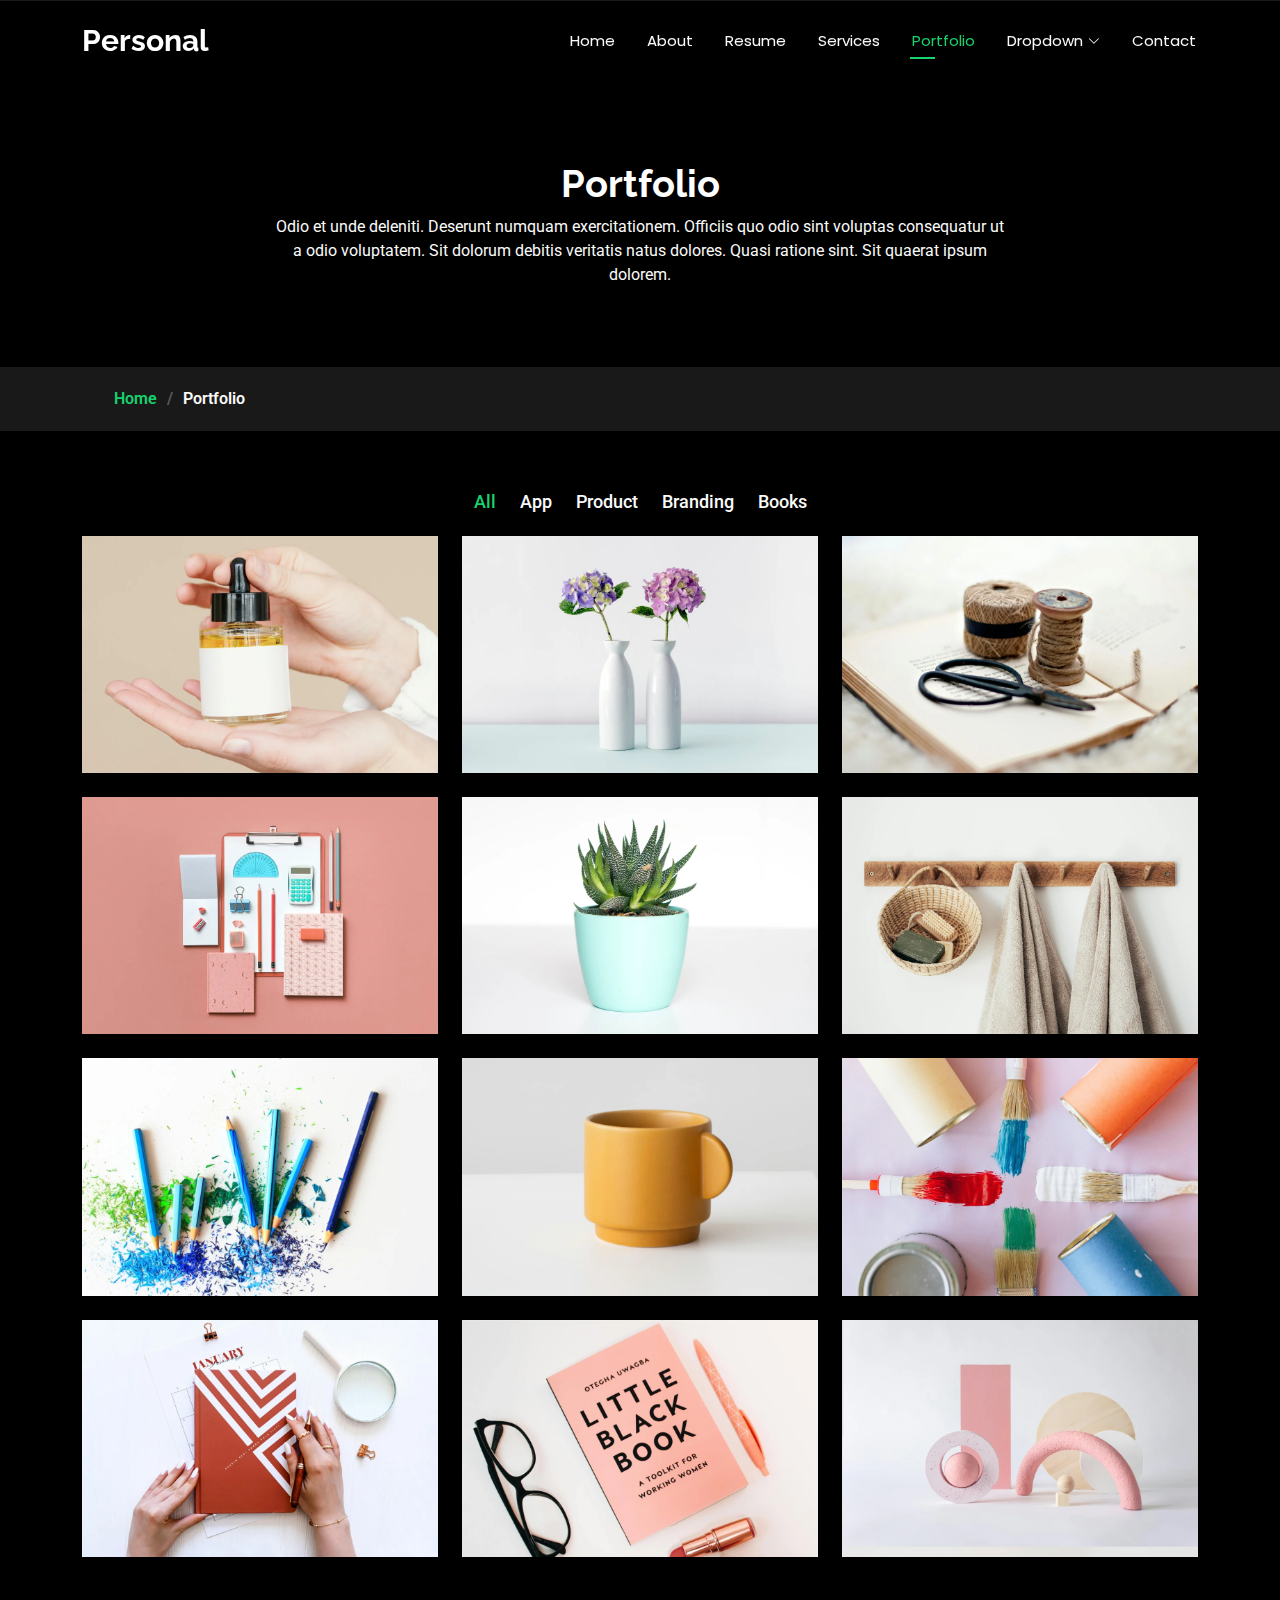
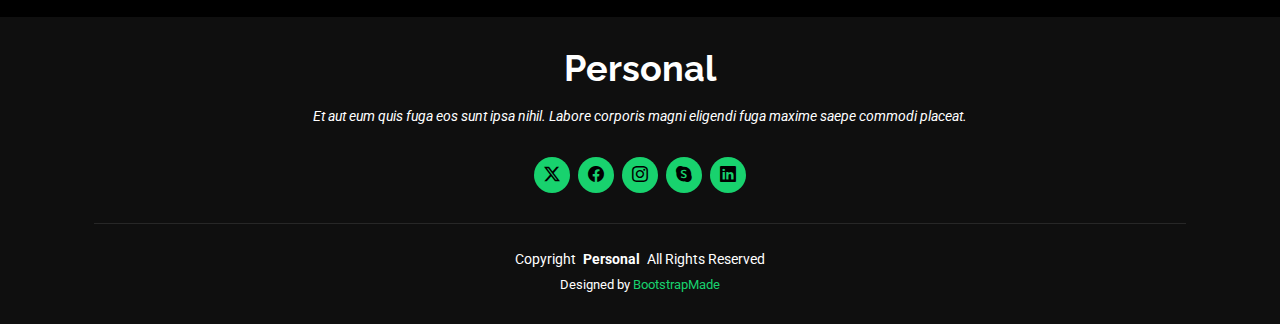
<file: portfolio.html>
<!DOCTYPE html>
<html lang="en">

<head>
  <meta charset="utf-8">
  <meta content="width=device-width, initial-scale=1.0" name="viewport">
  <title>Portfolio - Personal Bootstrap Template</title>
  <meta name="description" content="">
  <meta name="keywords" content="">

  <!-- Favicons -->
  <link href="assets/img/favicon.png" rel="icon">
  <link href="assets/img/apple-touch-icon.png" rel="apple-touch-icon">

  <!-- Fonts -->
  <link href="https://fonts.googleapis.com" rel="preconnect">
  <link href="https://fonts.gstatic.com" rel="preconnect" crossorigin>
  <link href="https://fonts.googleapis.com/css2?family=Roboto:ital,wght@0,100;0,300;0,400;0,500;0,700;0,900;1,100;1,300;1,400;1,500;1,700;1,900&family=Poppins:ital,wght@0,100;0,200;0,300;0,400;0,500;0,600;0,700;0,800;0,900;1,100;1,200;1,300;1,400;1,500;1,600;1,700;1,800;1,900&family=Raleway:ital,wght@0,100;0,200;0,300;0,400;0,500;0,600;0,700;0,800;0,900;1,100;1,200;1,300;1,400;1,500;1,600;1,700;1,800;1,900&display=swap" rel="stylesheet">

  <!-- Vendor CSS Files -->
  <link href="assets/vendor/bootstrap/css/bootstrap.min.css" rel="stylesheet">
  <link href="assets/vendor/bootstrap-icons/bootstrap-icons.css" rel="stylesheet">
  <link href="assets/vendor/aos/aos.css" rel="stylesheet">
  <link href="assets/vendor/swiper/swiper-bundle.min.css" rel="stylesheet">
  <link href="assets/vendor/glightbox/css/glightbox.min.css" rel="stylesheet">

  <!-- Main CSS File -->
  <link href="assets/css/main.css" rel="stylesheet">

  <!-- =======================================================
  * Template Name: Personal
  * Template URL: https://bootstrapmade.com/personal-free-resume-bootstrap-template/
  * Updated: Mar 05 2025 with Bootstrap v5.3.3
  * Author: BootstrapMade.com
  * License: https://bootstrapmade.com/license/
  ======================================================== -->
</head>

<body class="portfolio-page">

  <header id="header" class="header d-flex align-items-center fixed-top">
    <div class="container-fluid container-xl position-relative d-flex align-items-center justify-content-between">

      <a href="index.html" class="logo d-flex align-items-center">
        <!-- Uncomment the line below if you also wish to use an image logo -->
        <!-- <img src="assets/img/logo.webp" alt=""> -->
        <h1 class="sitename">Personal</h1>
      </a>

      <nav id="navmenu" class="navmenu">
        <ul>
          <li><a href="index.html">Home</a></li>
          <li><a href="about.html">About</a></li>
          <li><a href="resume.html">Resume</a></li>
          <li><a href="services.html">Services</a></li>
          <li><a href="portfolio.html" class="active">Portfolio</a></li>
          <li class="dropdown"><a href="#"><span>Dropdown</span> <i class="bi bi-chevron-down toggle-dropdown"></i></a>
            <ul>
              <li><a href="#">Dropdown 1</a></li>
              <li class="dropdown"><a href="#"><span>Deep Dropdown</span> <i class="bi bi-chevron-down toggle-dropdown"></i></a>
                <ul>
                  <li><a href="#">Deep Dropdown 1</a></li>
                  <li><a href="#">Deep Dropdown 2</a></li>
                  <li><a href="#">Deep Dropdown 3</a></li>
                  <li><a href="#">Deep Dropdown 4</a></li>
                  <li><a href="#">Deep Dropdown 5</a></li>
                </ul>
              </li>
              <li><a href="#">Dropdown 2</a></li>
              <li><a href="#">Dropdown 3</a></li>
              <li><a href="#">Dropdown 4</a></li>
            </ul>
          </li>
          <li><a href="contact.html">Contact</a></li>
        </ul>
        <i class="mobile-nav-toggle d-xl-none bi bi-list"></i>
      </nav>

    </div>
  </header>

  <main class="main">

    <!-- Page Title -->
    <div class="page-title" data-aos="fade">
      <div class="heading">
        <div class="container">
          <div class="row d-flex justify-content-center text-center">
            <div class="col-lg-8">
              <h1>Portfolio</h1>
              <p class="mb-0">Odio et unde deleniti. Deserunt numquam exercitationem. Officiis quo odio sint voluptas consequatur ut a odio voluptatem. Sit dolorum debitis veritatis natus dolores. Quasi ratione sint. Sit quaerat ipsum dolorem.</p>
            </div>
          </div>
        </div>
      </div>
      <nav class="breadcrumbs">
        <div class="container">
          <ol>
            <li><a href="index.html">Home</a></li>
            <li class="current">Portfolio</li>
          </ol>
        </div>
      </nav>
    </div><!-- End Page Title -->

    <!-- Portfolio Section -->
    <section id="portfolio" class="portfolio section">

      <div class="container">

        <div class="isotope-layout" data-default-filter="*" data-layout="masonry" data-sort="original-order">

          <ul class="portfolio-filters isotope-filters" data-aos="fade-up" data-aos-delay="100">
            <li data-filter="*" class="filter-active">All</li>
            <li data-filter=".filter-app">App</li>
            <li data-filter=".filter-product">Product</li>
            <li data-filter=".filter-branding">Branding</li>
            <li data-filter=".filter-books">Books</li>
          </ul><!-- End Portfolio Filters -->

          <div class="row gy-4 isotope-container" data-aos="fade-up" data-aos-delay="200">

            <div class="col-lg-4 col-md-6 portfolio-item isotope-item filter-app">
              <div class="portfolio-content h-100">
                <img src="assets/img/portfolio/portfolio-1.webp" class="img-fluid" alt="">
                <div class="portfolio-info">
                  <h4>App 1</h4>
                  <p>Lorem ipsum, dolor sit amet consectetur</p>
                  <a href="assets/img/portfolio/portfolio-1.webp" title="App 1" data-gallery="portfolio-gallery-app" class="glightbox preview-link"><i class="bi bi-zoom-in"></i></a>
                  <a href="portfolio-details.html" title="More Details" class="details-link"><i class="bi bi-link-45deg"></i></a>
                </div>
              </div>
            </div><!-- End Portfolio Item -->

            <div class="col-lg-4 col-md-6 portfolio-item isotope-item filter-product">
              <div class="portfolio-content h-100">
                <img src="assets/img/portfolio/portfolio-10.webp" class="img-fluid" alt="">
                <div class="portfolio-info">
                  <h4>Product 1</h4>
                  <p>Lorem ipsum, dolor sit amet consectetur</p>
                  <a href="assets/img/portfolio/portfolio-10.webp" title="Product 1" data-gallery="portfolio-gallery-product" class="glightbox preview-link"><i class="bi bi-zoom-in"></i></a>
                  <a href="portfolio-details.html" title="More Details" class="details-link"><i class="bi bi-link-45deg"></i></a>
                </div>
              </div>
            </div><!-- End Portfolio Item -->

            <div class="col-lg-4 col-md-6 portfolio-item isotope-item filter-branding">
              <div class="portfolio-content h-100">
                <img src="assets/img/portfolio/portfolio-7.webp" class="img-fluid" alt="">
                <div class="portfolio-info">
                  <h4>Branding 1</h4>
                  <p>Lorem ipsum, dolor sit amet consectetur</p>
                  <a href="assets/img/portfolio/portfolio-7.webp" title="Branding 1" data-gallery="portfolio-gallery-branding" class="glightbox preview-link"><i class="bi bi-zoom-in"></i></a>
                  <a href="portfolio-details.html" title="More Details" class="details-link"><i class="bi bi-link-45deg"></i></a>
                </div>
              </div>
            </div><!-- End Portfolio Item -->

            <div class="col-lg-4 col-md-6 portfolio-item isotope-item filter-books">
              <div class="portfolio-content h-100">
                <img src="assets/img/portfolio/portfolio-4.webp" class="img-fluid" alt="">
                <div class="portfolio-info">
                  <h4>Books 1</h4>
                  <p>Lorem ipsum, dolor sit amet consectetur</p>
                  <a href="assets/img/portfolio/portfolio-4.webp" title="Branding 1" data-gallery="portfolio-gallery-book" class="glightbox preview-link"><i class="bi bi-zoom-in"></i></a>
                  <a href="portfolio-details.html" title="More Details" class="details-link"><i class="bi bi-link-45deg"></i></a>
                </div>
              </div>
            </div><!-- End Portfolio Item -->

            <div class="col-lg-4 col-md-6 portfolio-item isotope-item filter-app">
              <div class="portfolio-content h-100">
                <img src="assets/img/portfolio/portfolio-2.webp" class="img-fluid" alt="">
                <div class="portfolio-info">
                  <h4>App 2</h4>
                  <p>Lorem ipsum, dolor sit amet consectetur</p>
                  <a href="assets/img/portfolio/portfolio-2.webp" title="App 2" data-gallery="portfolio-gallery-app" class="glightbox preview-link"><i class="bi bi-zoom-in"></i></a>
                  <a href="portfolio-details.html" title="More Details" class="details-link"><i class="bi bi-link-45deg"></i></a>
                </div>
              </div>
            </div><!-- End Portfolio Item -->

            <div class="col-lg-4 col-md-6 portfolio-item isotope-item filter-product">
              <div class="portfolio-content h-100">
                <img src="assets/img/portfolio/portfolio-11.webp" class="img-fluid" alt="">
                <div class="portfolio-info">
                  <h4>Product 2</h4>
                  <p>Lorem ipsum, dolor sit amet consectetur</p>
                  <a href="assets/img/portfolio/portfolio-11.webp" title="Product 2" data-gallery="portfolio-gallery-product" class="glightbox preview-link"><i class="bi bi-zoom-in"></i></a>
                  <a href="portfolio-details.html" title="More Details" class="details-link"><i class="bi bi-link-45deg"></i></a>
                </div>
              </div>
            </div><!-- End Portfolio Item -->

            <div class="col-lg-4 col-md-6 portfolio-item isotope-item filter-branding">
              <div class="portfolio-content h-100">
                <img src="assets/img/portfolio/portfolio-8.webp" class="img-fluid" alt="">
                <div class="portfolio-info">
                  <h4>Branding 2</h4>
                  <p>Lorem ipsum, dolor sit amet consectetur</p>
                  <a href="assets/img/portfolio/portfolio-8.webp" title="Branding 2" data-gallery="portfolio-gallery-branding" class="glightbox preview-link"><i class="bi bi-zoom-in"></i></a>
                  <a href="portfolio-details.html" title="More Details" class="details-link"><i class="bi bi-link-45deg"></i></a>
                </div>
              </div>
            </div><!-- End Portfolio Item -->

            <div class="col-lg-4 col-md-6 portfolio-item isotope-item filter-books">
              <div class="portfolio-content h-100">
                <img src="assets/img/portfolio/portfolio-5.webp" class="img-fluid" alt="">
                <div class="portfolio-info">
                  <h4>Books 2</h4>
                  <p>Lorem ipsum, dolor sit amet consectetur</p>
                  <a href="assets/img/portfolio/portfolio-5.webp" title="Branding 2" data-gallery="portfolio-gallery-book" class="glightbox preview-link"><i class="bi bi-zoom-in"></i></a>
                  <a href="portfolio-details.html" title="More Details" class="details-link"><i class="bi bi-link-45deg"></i></a>
                </div>
              </div>
            </div><!-- End Portfolio Item -->

            <div class="col-lg-4 col-md-6 portfolio-item isotope-item filter-app">
              <div class="portfolio-content h-100">
                <img src="assets/img/portfolio/portfolio-3.webp" class="img-fluid" alt="">
                <div class="portfolio-info">
                  <h4>App 3</h4>
                  <p>Lorem ipsum, dolor sit amet consectetur</p>
                  <a href="assets/img/portfolio/portfolio-3.webp" title="App 3" data-gallery="portfolio-gallery-app" class="glightbox preview-link"><i class="bi bi-zoom-in"></i></a>
                  <a href="portfolio-details.html" title="More Details" class="details-link"><i class="bi bi-link-45deg"></i></a>
                </div>
              </div>
            </div><!-- End Portfolio Item -->

            <div class="col-lg-4 col-md-6 portfolio-item isotope-item filter-product">
              <div class="portfolio-content h-100">
                <img src="assets/img/portfolio/portfolio-12.webp" class="img-fluid" alt="">
                <div class="portfolio-info">
                  <h4>Product 3</h4>
                  <p>Lorem ipsum, dolor sit amet consectetur</p>
                  <a href="assets/img/portfolio/portfolio-12.webp" title="Product 3" data-gallery="portfolio-gallery-product" class="glightbox preview-link"><i class="bi bi-zoom-in"></i></a>
                  <a href="portfolio-details.html" title="More Details" class="details-link"><i class="bi bi-link-45deg"></i></a>
                </div>
              </div>
            </div><!-- End Portfolio Item -->

            <div class="col-lg-4 col-md-6 portfolio-item isotope-item filter-branding">
              <div class="portfolio-content h-100">
                <img src="assets/img/portfolio/portfolio-9.webp" class="img-fluid" alt="">
                <div class="portfolio-info">
                  <h4>Branding 3</h4>
                  <p>Lorem ipsum, dolor sit amet consectetur</p>
                  <a href="assets/img/portfolio/portfolio-9.webp" title="Branding 2" data-gallery="portfolio-gallery-branding" class="glightbox preview-link"><i class="bi bi-zoom-in"></i></a>
                  <a href="portfolio-details.html" title="More Details" class="details-link"><i class="bi bi-link-45deg"></i></a>
                </div>
              </div>
            </div><!-- End Portfolio Item -->

            <div class="col-lg-4 col-md-6 portfolio-item isotope-item filter-books">
              <div class="portfolio-content h-100">
                <img src="assets/img/portfolio/portfolio-6.webp" class="img-fluid" alt="">
                <div class="portfolio-info">
                  <h4>Books 3</h4>
                  <p>Lorem ipsum, dolor sit amet consectetur</p>
                  <a href="assets/img/portfolio/portfolio-6.webp" title="Branding 3" data-gallery="portfolio-gallery-book" class="glightbox preview-link"><i class="bi bi-zoom-in"></i></a>
                  <a href="portfolio-details.html" title="More Details" class="details-link"><i class="bi bi-link-45deg"></i></a>
                </div>
              </div>
            </div><!-- End Portfolio Item -->

          </div><!-- End Portfolio Container -->

        </div>

      </div>

    </section><!-- /Portfolio Section -->

  </main>

  <footer id="footer" class="footer dark-background">
    <div class="container">
      <h3 class="sitename">Personal</h3>
      <p>Et aut eum quis fuga eos sunt ipsa nihil. Labore corporis magni eligendi fuga maxime saepe commodi placeat.</p>
      <div class="social-links d-flex justify-content-center">
        <a href=""><i class="bi bi-twitter-x"></i></a>
        <a href=""><i class="bi bi-facebook"></i></a>
        <a href=""><i class="bi bi-instagram"></i></a>
        <a href=""><i class="bi bi-skype"></i></a>
        <a href=""><i class="bi bi-linkedin"></i></a>
      </div>
      <div class="container">
        <div class="copyright">
          <span>Copyright</span> <strong class="px-1 sitename">Personal</strong> <span>All Rights Reserved</span>
        </div>
        <div class="credits">
          <!-- All the links in the footer should remain intact. -->
          <!-- You can delete the links only if you've purchased the pro version. -->
          <!-- Licensing information: https://bootstrapmade.com/license/ -->
          <!-- Purchase the pro version with working PHP/AJAX contact form: [buy-url] -->
          Designed by <a href="https://bootstrapmade.com/">BootstrapMade</a>
        </div>
      </div>
    </div>
  </footer>

  <!-- Scroll Top -->
  <a href="#" id="scroll-top" class="scroll-top d-flex align-items-center justify-content-center"><i class="bi bi-arrow-up-short"></i></a>

  <!-- Preloader -->
  <div id="preloader"></div>

  <!-- Vendor JS Files -->
  <script src="assets/vendor/bootstrap/js/bootstrap.bundle.min.js"></script>
  <script src="assets/vendor/php-email-form/validate.js"></script>
  <script src="assets/vendor/aos/aos.js"></script>
  <script src="assets/vendor/typed.js/typed.umd.js"></script>
  <script src="assets/vendor/purecounter/purecounter_vanilla.js"></script>
  <script src="assets/vendor/waypoints/noframework.waypoints.js"></script>
  <script src="assets/vendor/swiper/swiper-bundle.min.js"></script>
  <script src="assets/vendor/glightbox/js/glightbox.min.js"></script>
  <script src="assets/vendor/imagesloaded/imagesloaded.pkgd.min.js"></script>
  <script src="assets/vendor/isotope-layout/isotope.pkgd.min.js"></script>

  <!-- Main JS File -->
  <script src="assets/js/main.js"></script>

</body>

</html>
</file>
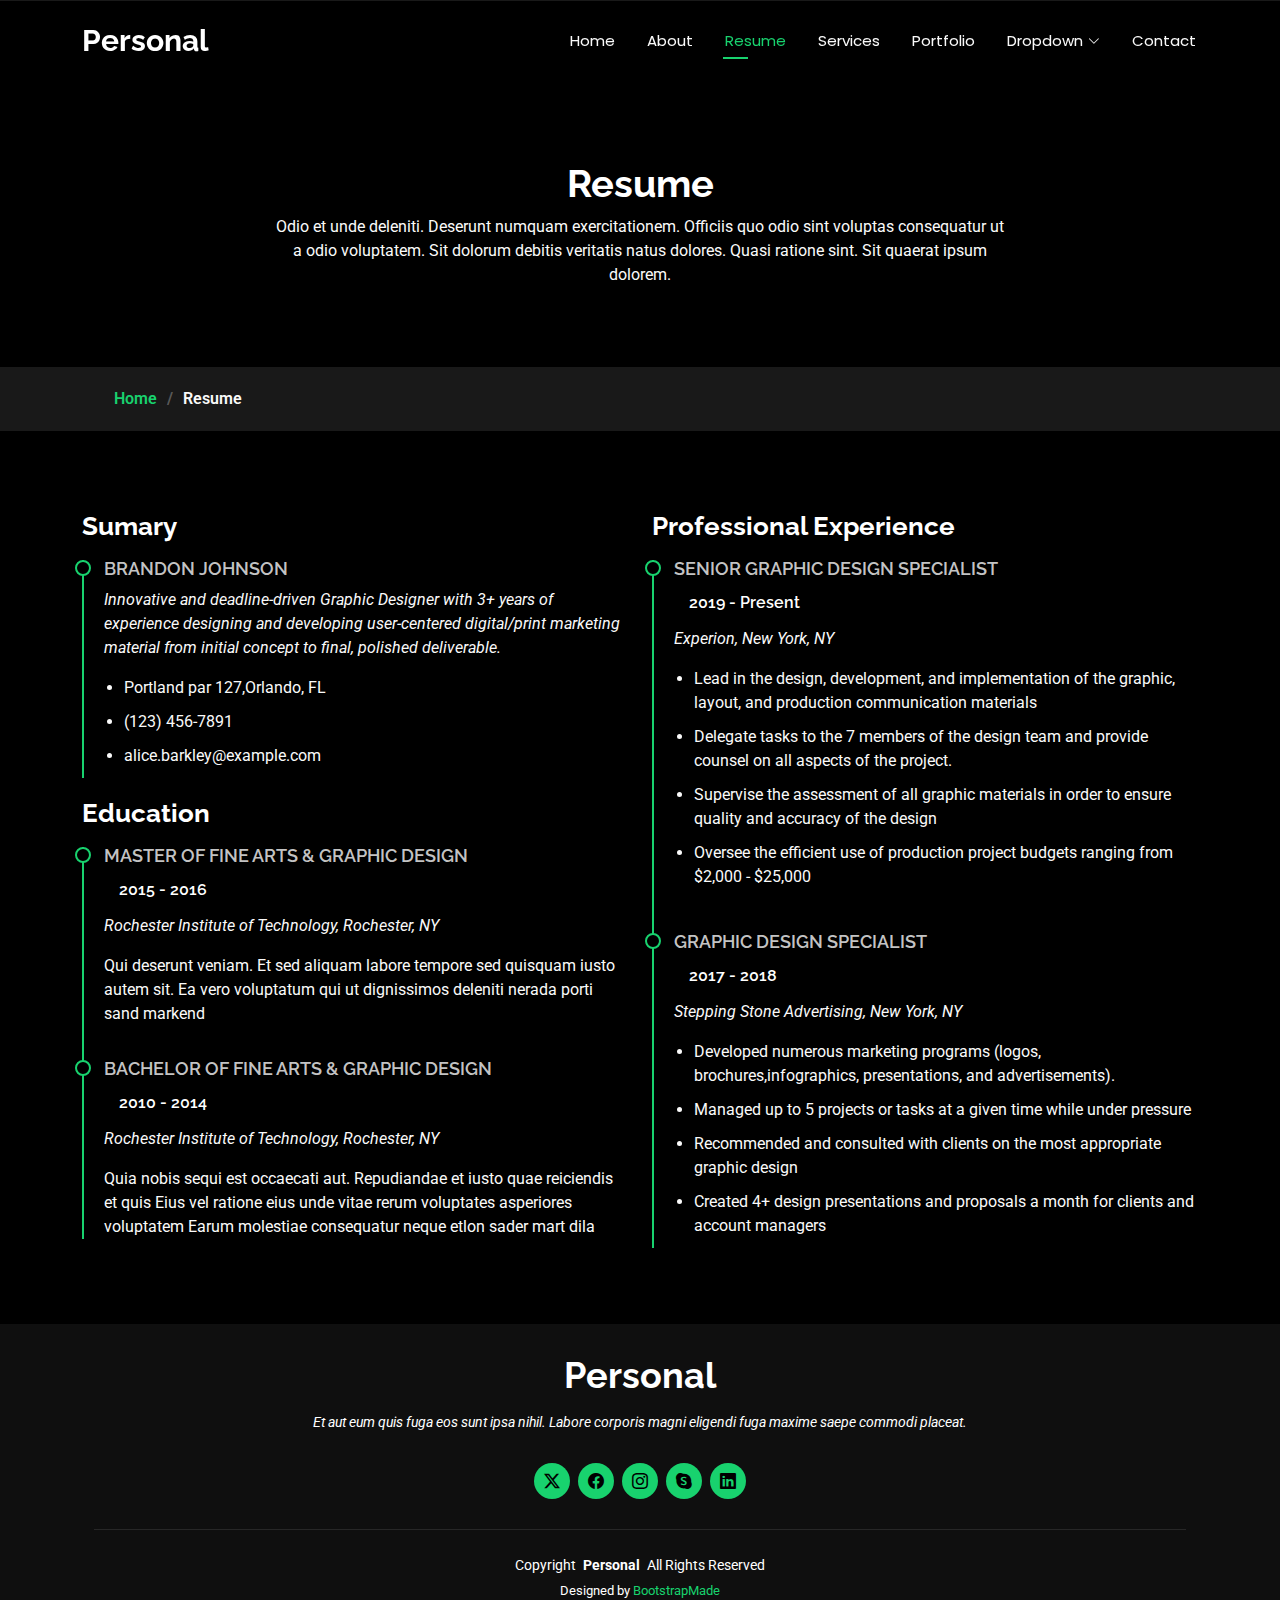
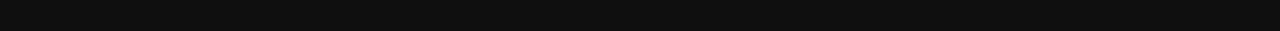
<file: resume.html>
<!DOCTYPE html>
<html lang="en">

<head>
  <meta charset="utf-8">
  <meta content="width=device-width, initial-scale=1.0" name="viewport">
  <title>Resume - Personal Bootstrap Template</title>
  <meta name="description" content="">
  <meta name="keywords" content="">

  <!-- Favicons -->
  <link href="assets/img/favicon.png" rel="icon">
  <link href="assets/img/apple-touch-icon.png" rel="apple-touch-icon">

  <!-- Fonts -->
  <link href="https://fonts.googleapis.com" rel="preconnect">
  <link href="https://fonts.gstatic.com" rel="preconnect" crossorigin>
  <link href="https://fonts.googleapis.com/css2?family=Roboto:ital,wght@0,100;0,300;0,400;0,500;0,700;0,900;1,100;1,300;1,400;1,500;1,700;1,900&family=Poppins:ital,wght@0,100;0,200;0,300;0,400;0,500;0,600;0,700;0,800;0,900;1,100;1,200;1,300;1,400;1,500;1,600;1,700;1,800;1,900&family=Raleway:ital,wght@0,100;0,200;0,300;0,400;0,500;0,600;0,700;0,800;0,900;1,100;1,200;1,300;1,400;1,500;1,600;1,700;1,800;1,900&display=swap" rel="stylesheet">

  <!-- Vendor CSS Files -->
  <link href="assets/vendor/bootstrap/css/bootstrap.min.css" rel="stylesheet">
  <link href="assets/vendor/bootstrap-icons/bootstrap-icons.css" rel="stylesheet">
  <link href="assets/vendor/aos/aos.css" rel="stylesheet">
  <link href="assets/vendor/swiper/swiper-bundle.min.css" rel="stylesheet">
  <link href="assets/vendor/glightbox/css/glightbox.min.css" rel="stylesheet">

  <!-- Main CSS File -->
  <link href="assets/css/main.css" rel="stylesheet">

  <!-- =======================================================
  * Template Name: Personal
  * Template URL: https://bootstrapmade.com/personal-free-resume-bootstrap-template/
  * Updated: Mar 05 2025 with Bootstrap v5.3.3
  * Author: BootstrapMade.com
  * License: https://bootstrapmade.com/license/
  ======================================================== -->
</head>

<body class="resume-page">

  <header id="header" class="header d-flex align-items-center fixed-top">
    <div class="container-fluid container-xl position-relative d-flex align-items-center justify-content-between">

      <a href="index.html" class="logo d-flex align-items-center">
        <!-- Uncomment the line below if you also wish to use an image logo -->
        <!-- <img src="assets/img/logo.webp" alt=""> -->
        <h1 class="sitename">Personal</h1>
      </a>

      <nav id="navmenu" class="navmenu">
        <ul>
          <li><a href="index.html">Home</a></li>
          <li><a href="about.html">About</a></li>
          <li><a href="resume.html" class="active">Resume</a></li>
          <li><a href="services.html">Services</a></li>
          <li><a href="portfolio.html">Portfolio</a></li>
          <li class="dropdown"><a href="#"><span>Dropdown</span> <i class="bi bi-chevron-down toggle-dropdown"></i></a>
            <ul>
              <li><a href="#">Dropdown 1</a></li>
              <li class="dropdown"><a href="#"><span>Deep Dropdown</span> <i class="bi bi-chevron-down toggle-dropdown"></i></a>
                <ul>
                  <li><a href="#">Deep Dropdown 1</a></li>
                  <li><a href="#">Deep Dropdown 2</a></li>
                  <li><a href="#">Deep Dropdown 3</a></li>
                  <li><a href="#">Deep Dropdown 4</a></li>
                  <li><a href="#">Deep Dropdown 5</a></li>
                </ul>
              </li>
              <li><a href="#">Dropdown 2</a></li>
              <li><a href="#">Dropdown 3</a></li>
              <li><a href="#">Dropdown 4</a></li>
            </ul>
          </li>
          <li><a href="contact.html">Contact</a></li>
        </ul>
        <i class="mobile-nav-toggle d-xl-none bi bi-list"></i>
      </nav>

    </div>
  </header>

  <main class="main">

    <!-- Page Title -->
    <div class="page-title" data-aos="fade">
      <div class="heading">
        <div class="container">
          <div class="row d-flex justify-content-center text-center">
            <div class="col-lg-8">
              <h1>Resume</h1>
              <p class="mb-0">Odio et unde deleniti. Deserunt numquam exercitationem. Officiis quo odio sint voluptas consequatur ut a odio voluptatem. Sit dolorum debitis veritatis natus dolores. Quasi ratione sint. Sit quaerat ipsum dolorem.</p>
            </div>
          </div>
        </div>
      </div>
      <nav class="breadcrumbs">
        <div class="container">
          <ol>
            <li><a href="index.html">Home</a></li>
            <li class="current">Resume</li>
          </ol>
        </div>
      </nav>
    </div><!-- End Page Title -->

    <!-- Resume Section -->
    <section id="resume" class="resume section">

      <div class="container">

        <div class="row">

          <div class="col-lg-6" data-aos="fade-up" data-aos-delay="100">
            <h3 class="resume-title">Sumary</h3>

            <div class="resume-item pb-0">
              <h4>Brandon Johnson</h4>
              <p><em>Innovative and deadline-driven Graphic Designer with 3+ years of experience designing and developing user-centered digital/print marketing material from initial concept to final, polished deliverable.</em></p>
              <ul>
                <li>Portland par 127,Orlando, FL</li>
                <li>(123) 456-7891</li>
                <li>alice.barkley@example.com</li>
              </ul>
            </div><!-- Edn Resume Item -->

            <h3 class="resume-title">Education</h3>
            <div class="resume-item">
              <h4>Master of Fine Arts &amp; Graphic Design</h4>
              <h5>2015 - 2016</h5>
              <p><em>Rochester Institute of Technology, Rochester, NY</em></p>
              <p>Qui deserunt veniam. Et sed aliquam labore tempore sed quisquam iusto autem sit. Ea vero voluptatum qui ut dignissimos deleniti nerada porti sand markend</p>
            </div><!-- Edn Resume Item -->

            <div class="resume-item">
              <h4>Bachelor of Fine Arts &amp; Graphic Design</h4>
              <h5>2010 - 2014</h5>
              <p><em>Rochester Institute of Technology, Rochester, NY</em></p>
              <p>Quia nobis sequi est occaecati aut. Repudiandae et iusto quae reiciendis et quis Eius vel ratione eius unde vitae rerum voluptates asperiores voluptatem Earum molestiae consequatur neque etlon sader mart dila</p>
            </div><!-- Edn Resume Item -->

          </div>

          <div class="col-lg-6" data-aos="fade-up" data-aos-delay="200">
            <h3 class="resume-title">Professional Experience</h3>
            <div class="resume-item">
              <h4>Senior graphic design specialist</h4>
              <h5>2019 - Present</h5>
              <p><em>Experion, New York, NY </em></p>
              <ul>
                <li>Lead in the design, development, and implementation of the graphic, layout, and production communication materials</li>
                <li>Delegate tasks to the 7 members of the design team and provide counsel on all aspects of the project. </li>
                <li>Supervise the assessment of all graphic materials in order to ensure quality and accuracy of the design</li>
                <li>Oversee the efficient use of production project budgets ranging from $2,000 - $25,000</li>
              </ul>
            </div><!-- Edn Resume Item -->

            <div class="resume-item">
              <h4>Graphic design specialist</h4>
              <h5>2017 - 2018</h5>
              <p><em>Stepping Stone Advertising, New York, NY</em></p>
              <ul>
                <li>Developed numerous marketing programs (logos, brochures,infographics, presentations, and advertisements).</li>
                <li>Managed up to 5 projects or tasks at a given time while under pressure</li>
                <li>Recommended and consulted with clients on the most appropriate graphic design</li>
                <li>Created 4+ design presentations and proposals a month for clients and account managers</li>
              </ul>
            </div><!-- Edn Resume Item -->

          </div>

        </div>

      </div>

    </section><!-- /Resume Section -->

  </main>

  <footer id="footer" class="footer dark-background">
    <div class="container">
      <h3 class="sitename">Personal</h3>
      <p>Et aut eum quis fuga eos sunt ipsa nihil. Labore corporis magni eligendi fuga maxime saepe commodi placeat.</p>
      <div class="social-links d-flex justify-content-center">
        <a href=""><i class="bi bi-twitter-x"></i></a>
        <a href=""><i class="bi bi-facebook"></i></a>
        <a href=""><i class="bi bi-instagram"></i></a>
        <a href=""><i class="bi bi-skype"></i></a>
        <a href=""><i class="bi bi-linkedin"></i></a>
      </div>
      <div class="container">
        <div class="copyright">
          <span>Copyright</span> <strong class="px-1 sitename">Personal</strong> <span>All Rights Reserved</span>
        </div>
        <div class="credits">
          <!-- All the links in the footer should remain intact. -->
          <!-- You can delete the links only if you've purchased the pro version. -->
          <!-- Licensing information: https://bootstrapmade.com/license/ -->
          <!-- Purchase the pro version with working PHP/AJAX contact form: [buy-url] -->
          Designed by <a href="https://bootstrapmade.com/">BootstrapMade</a>
        </div>
      </div>
    </div>
  </footer>

  <!-- Scroll Top -->
  <a href="#" id="scroll-top" class="scroll-top d-flex align-items-center justify-content-center"><i class="bi bi-arrow-up-short"></i></a>

  <!-- Preloader -->
  <div id="preloader"></div>

  <!-- Vendor JS Files -->
  <script src="assets/vendor/bootstrap/js/bootstrap.bundle.min.js"></script>
  <script src="assets/vendor/php-email-form/validate.js"></script>
  <script src="assets/vendor/aos/aos.js"></script>
  <script src="assets/vendor/typed.js/typed.umd.js"></script>
  <script src="assets/vendor/purecounter/purecounter_vanilla.js"></script>
  <script src="assets/vendor/waypoints/noframework.waypoints.js"></script>
  <script src="assets/vendor/swiper/swiper-bundle.min.js"></script>
  <script src="assets/vendor/glightbox/js/glightbox.min.js"></script>
  <script src="assets/vendor/imagesloaded/imagesloaded.pkgd.min.js"></script>
  <script src="assets/vendor/isotope-layout/isotope.pkgd.min.js"></script>

  <!-- Main JS File -->
  <script src="assets/js/main.js"></script>

</body>

</html>
</file>
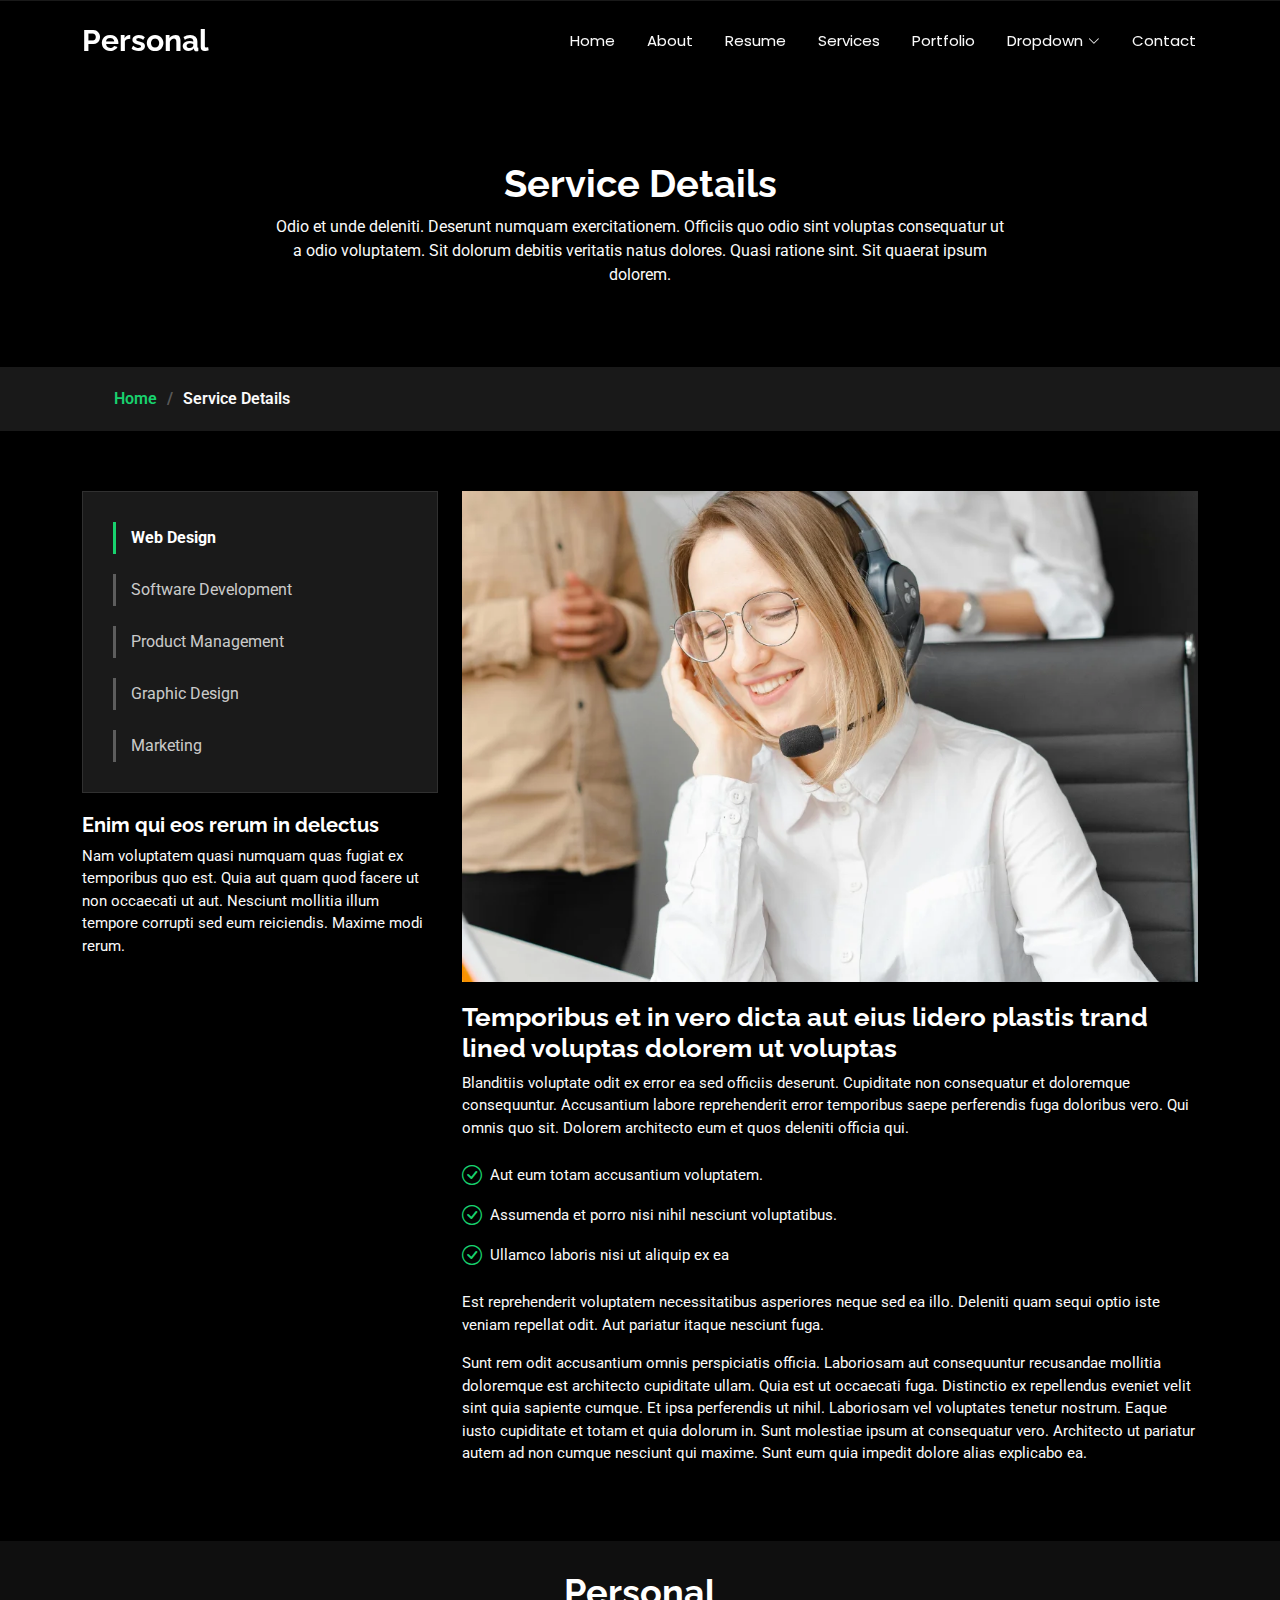
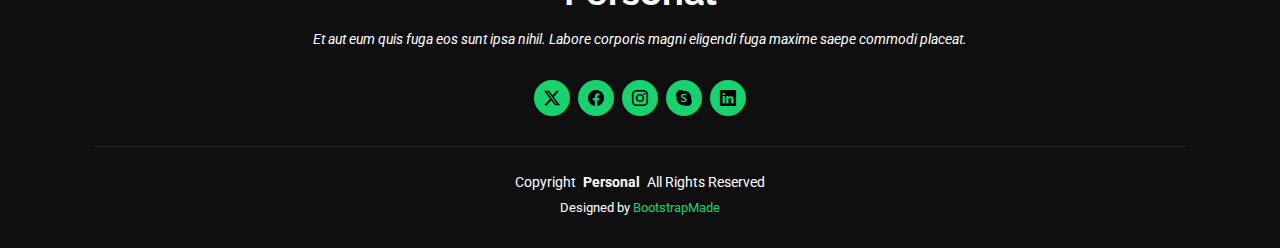
<file: service-details.html>
<!DOCTYPE html>
<html lang="en">

<head>
  <meta charset="utf-8">
  <meta content="width=device-width, initial-scale=1.0" name="viewport">
  <title>Service Details - Personal Bootstrap Template</title>
  <meta name="description" content="">
  <meta name="keywords" content="">

  <!-- Favicons -->
  <link href="assets/img/favicon.png" rel="icon">
  <link href="assets/img/apple-touch-icon.png" rel="apple-touch-icon">

  <!-- Fonts -->
  <link href="https://fonts.googleapis.com" rel="preconnect">
  <link href="https://fonts.gstatic.com" rel="preconnect" crossorigin>
  <link href="https://fonts.googleapis.com/css2?family=Roboto:ital,wght@0,100;0,300;0,400;0,500;0,700;0,900;1,100;1,300;1,400;1,500;1,700;1,900&family=Poppins:ital,wght@0,100;0,200;0,300;0,400;0,500;0,600;0,700;0,800;0,900;1,100;1,200;1,300;1,400;1,500;1,600;1,700;1,800;1,900&family=Raleway:ital,wght@0,100;0,200;0,300;0,400;0,500;0,600;0,700;0,800;0,900;1,100;1,200;1,300;1,400;1,500;1,600;1,700;1,800;1,900&display=swap" rel="stylesheet">

  <!-- Vendor CSS Files -->
  <link href="assets/vendor/bootstrap/css/bootstrap.min.css" rel="stylesheet">
  <link href="assets/vendor/bootstrap-icons/bootstrap-icons.css" rel="stylesheet">
  <link href="assets/vendor/aos/aos.css" rel="stylesheet">
  <link href="assets/vendor/swiper/swiper-bundle.min.css" rel="stylesheet">
  <link href="assets/vendor/glightbox/css/glightbox.min.css" rel="stylesheet">

  <!-- Main CSS File -->
  <link href="assets/css/main.css" rel="stylesheet">

  <!-- =======================================================
  * Template Name: Personal
  * Template URL: https://bootstrapmade.com/personal-free-resume-bootstrap-template/
  * Updated: Mar 05 2025 with Bootstrap v5.3.3
  * Author: BootstrapMade.com
  * License: https://bootstrapmade.com/license/
  ======================================================== -->
</head>

<body class="service-details-page">

  <header id="header" class="header d-flex align-items-center fixed-top">
    <div class="container-fluid container-xl position-relative d-flex align-items-center justify-content-between">

      <a href="index.html" class="logo d-flex align-items-center">
        <!-- Uncomment the line below if you also wish to use an image logo -->
        <!-- <img src="assets/img/logo.webp" alt=""> -->
        <h1 class="sitename">Personal</h1>
      </a>

      <nav id="navmenu" class="navmenu">
        <ul>
          <li><a href="index.html">Home</a></li>
          <li><a href="about.html">About</a></li>
          <li><a href="resume.html">Resume</a></li>
          <li><a href="services.html">Services</a></li>
          <li><a href="portfolio.html">Portfolio</a></li>
          <li class="dropdown"><a href="#"><span>Dropdown</span> <i class="bi bi-chevron-down toggle-dropdown"></i></a>
            <ul>
              <li><a href="#">Dropdown 1</a></li>
              <li class="dropdown"><a href="#"><span>Deep Dropdown</span> <i class="bi bi-chevron-down toggle-dropdown"></i></a>
                <ul>
                  <li><a href="#">Deep Dropdown 1</a></li>
                  <li><a href="#">Deep Dropdown 2</a></li>
                  <li><a href="#">Deep Dropdown 3</a></li>
                  <li><a href="#">Deep Dropdown 4</a></li>
                  <li><a href="#">Deep Dropdown 5</a></li>
                </ul>
              </li>
              <li><a href="#">Dropdown 2</a></li>
              <li><a href="#">Dropdown 3</a></li>
              <li><a href="#">Dropdown 4</a></li>
            </ul>
          </li>
          <li><a href="contact.html">Contact</a></li>
        </ul>
        <i class="mobile-nav-toggle d-xl-none bi bi-list"></i>
      </nav>

    </div>
  </header>

  <main class="main">

    <!-- Page Title -->
    <div class="page-title" data-aos="fade">
      <div class="heading">
        <div class="container">
          <div class="row d-flex justify-content-center text-center">
            <div class="col-lg-8">
              <h1>Service Details</h1>
              <p class="mb-0">Odio et unde deleniti. Deserunt numquam exercitationem. Officiis quo odio sint voluptas consequatur ut a odio voluptatem. Sit dolorum debitis veritatis natus dolores. Quasi ratione sint. Sit quaerat ipsum dolorem.</p>
            </div>
          </div>
        </div>
      </div>
      <nav class="breadcrumbs">
        <div class="container">
          <ol>
            <li><a href="index.html">Home</a></li>
            <li class="current">Service Details</li>
          </ol>
        </div>
      </nav>
    </div><!-- End Page Title -->

    <!-- Service Details Section -->
    <section id="service-details" class="service-details section">

      <div class="container">

        <div class="row gy-4">

          <div class="col-lg-4" data-aos="fade-up" data-aos-delay="100">
            <div class="services-list">
              <a href="#" class="active">Web Design</a>
              <a href="#">Software Development</a>
              <a href="#">Product Management</a>
              <a href="#">Graphic Design</a>
              <a href="#">Marketing</a>
            </div>

            <h4>Enim qui eos rerum in delectus</h4>
            <p>Nam voluptatem quasi numquam quas fugiat ex temporibus quo est. Quia aut quam quod facere ut non occaecati ut aut. Nesciunt mollitia illum tempore corrupti sed eum reiciendis. Maxime modi rerum.</p>
          </div>

          <div class="col-lg-8" data-aos="fade-up" data-aos-delay="200">
            <img src="assets/img/services/services-4.webp" alt="" class="img-fluid services-img">
            <h3>Temporibus et in vero dicta aut eius lidero plastis trand lined voluptas dolorem ut voluptas</h3>
            <p>
              Blanditiis voluptate odit ex error ea sed officiis deserunt. Cupiditate non consequatur et doloremque consequuntur. Accusantium labore reprehenderit error temporibus saepe perferendis fuga doloribus vero. Qui omnis quo sit. Dolorem architecto eum et quos deleniti officia qui.
            </p>
            <ul>
              <li><i class="bi bi-check-circle"></i> <span>Aut eum totam accusantium voluptatem.</span></li>
              <li><i class="bi bi-check-circle"></i> <span>Assumenda et porro nisi nihil nesciunt voluptatibus.</span></li>
              <li><i class="bi bi-check-circle"></i> <span>Ullamco laboris nisi ut aliquip ex ea</span></li>
            </ul>
            <p>
              Est reprehenderit voluptatem necessitatibus asperiores neque sed ea illo. Deleniti quam sequi optio iste veniam repellat odit. Aut pariatur itaque nesciunt fuga.
            </p>
            <p>
              Sunt rem odit accusantium omnis perspiciatis officia. Laboriosam aut consequuntur recusandae mollitia doloremque est architecto cupiditate ullam. Quia est ut occaecati fuga. Distinctio ex repellendus eveniet velit sint quia sapiente cumque. Et ipsa perferendis ut nihil. Laboriosam vel voluptates tenetur nostrum. Eaque iusto cupiditate et totam et quia dolorum in. Sunt molestiae ipsum at consequatur vero. Architecto ut pariatur autem ad non cumque nesciunt qui maxime. Sunt eum quia impedit dolore alias explicabo ea.
            </p>
          </div>

        </div>

      </div>

    </section><!-- /Service Details Section -->

  </main>

  <footer id="footer" class="footer dark-background">
    <div class="container">
      <h3 class="sitename">Personal</h3>
      <p>Et aut eum quis fuga eos sunt ipsa nihil. Labore corporis magni eligendi fuga maxime saepe commodi placeat.</p>
      <div class="social-links d-flex justify-content-center">
        <a href=""><i class="bi bi-twitter-x"></i></a>
        <a href=""><i class="bi bi-facebook"></i></a>
        <a href=""><i class="bi bi-instagram"></i></a>
        <a href=""><i class="bi bi-skype"></i></a>
        <a href=""><i class="bi bi-linkedin"></i></a>
      </div>
      <div class="container">
        <div class="copyright">
          <span>Copyright</span> <strong class="px-1 sitename">Personal</strong> <span>All Rights Reserved</span>
        </div>
        <div class="credits">
          <!-- All the links in the footer should remain intact. -->
          <!-- You can delete the links only if you've purchased the pro version. -->
          <!-- Licensing information: https://bootstrapmade.com/license/ -->
          <!-- Purchase the pro version with working PHP/AJAX contact form: [buy-url] -->
          Designed by <a href="https://bootstrapmade.com/">BootstrapMade</a>
        </div>
      </div>
    </div>
  </footer>

  <!-- Scroll Top -->
  <a href="#" id="scroll-top" class="scroll-top d-flex align-items-center justify-content-center"><i class="bi bi-arrow-up-short"></i></a>

  <!-- Preloader -->
  <div id="preloader"></div>

  <!-- Vendor JS Files -->
  <script src="assets/vendor/bootstrap/js/bootstrap.bundle.min.js"></script>
  <script src="assets/vendor/php-email-form/validate.js"></script>
  <script src="assets/vendor/aos/aos.js"></script>
  <script src="assets/vendor/typed.js/typed.umd.js"></script>
  <script src="assets/vendor/purecounter/purecounter_vanilla.js"></script>
  <script src="assets/vendor/waypoints/noframework.waypoints.js"></script>
  <script src="assets/vendor/swiper/swiper-bundle.min.js"></script>
  <script src="assets/vendor/glightbox/js/glightbox.min.js"></script>
  <script src="assets/vendor/imagesloaded/imagesloaded.pkgd.min.js"></script>
  <script src="assets/vendor/isotope-layout/isotope.pkgd.min.js"></script>

  <!-- Main JS File -->
  <script src="assets/js/main.js"></script>

</body>

</html>
</file>
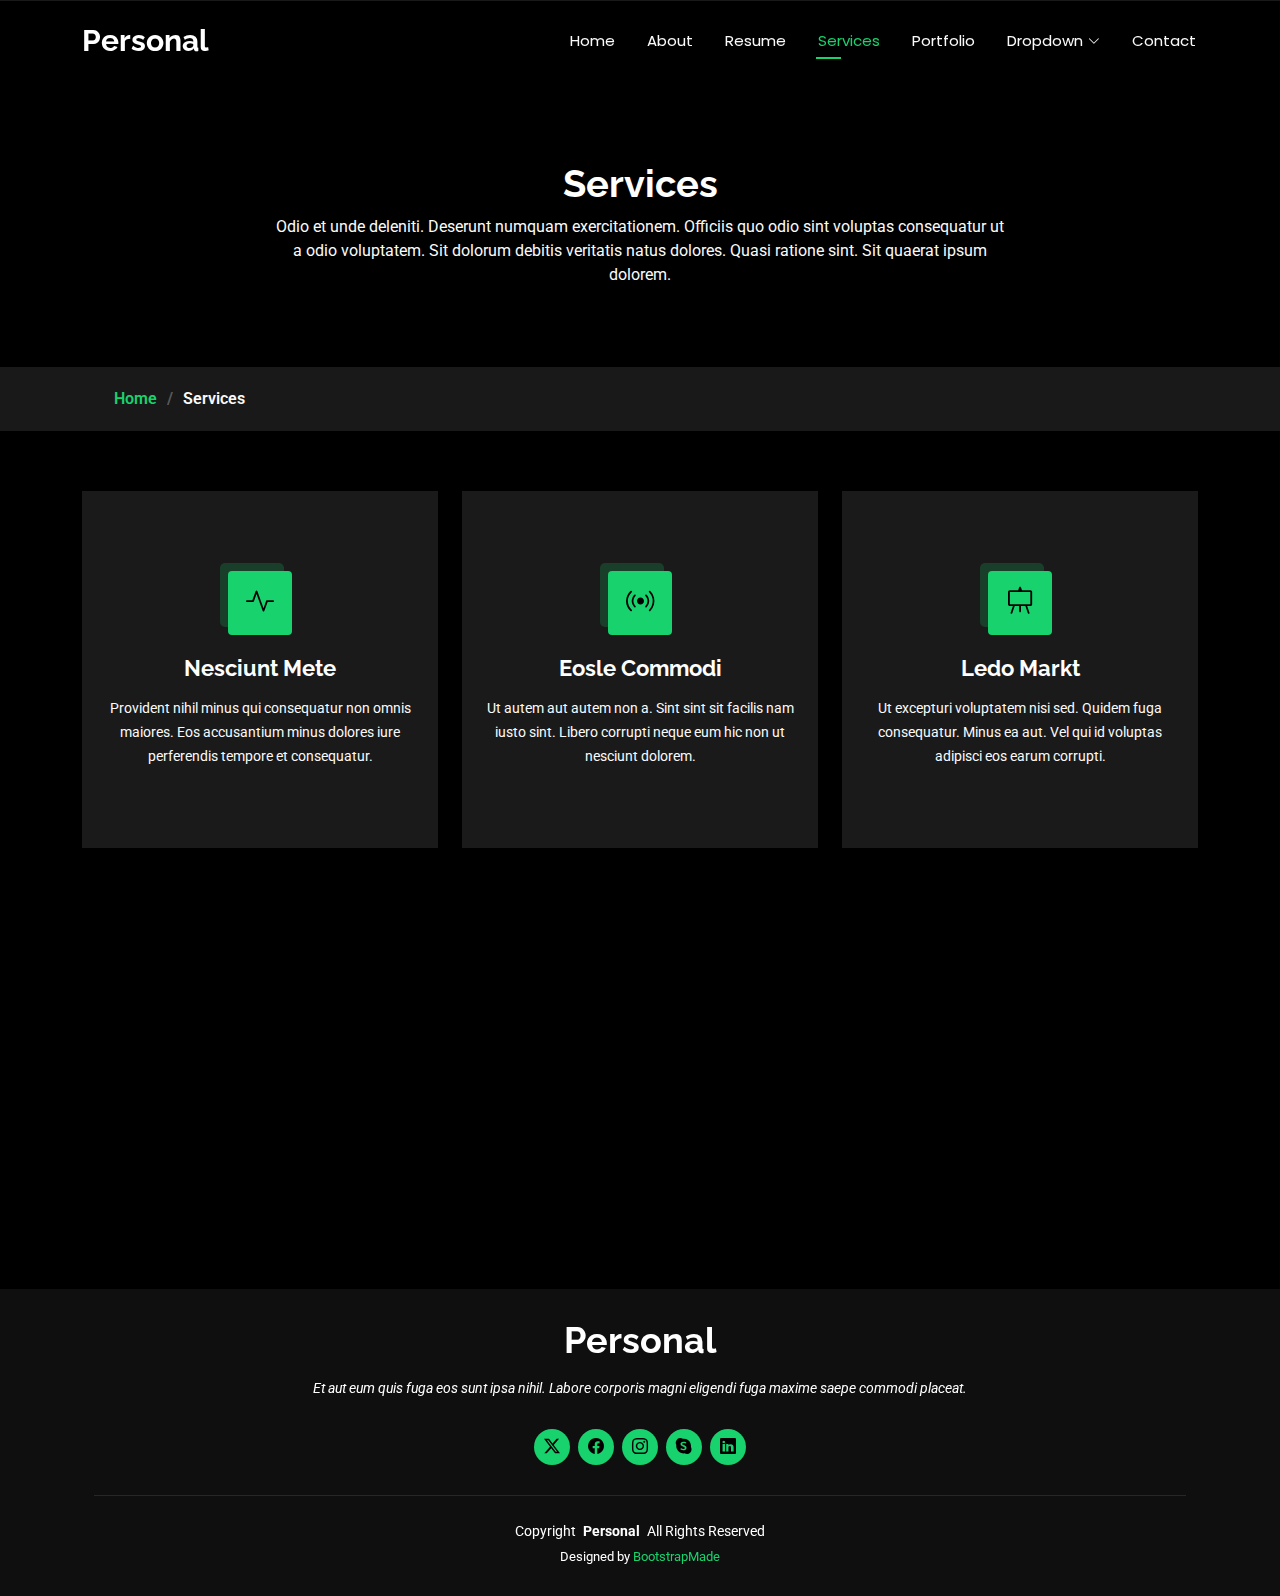
<file: services.html>
<!DOCTYPE html>
<html lang="en">

<head>
  <meta charset="utf-8">
  <meta content="width=device-width, initial-scale=1.0" name="viewport">
  <title>Services - Personal Bootstrap Template</title>
  <meta name="description" content="">
  <meta name="keywords" content="">

  <!-- Favicons -->
  <link href="assets/img/favicon.png" rel="icon">
  <link href="assets/img/apple-touch-icon.png" rel="apple-touch-icon">

  <!-- Fonts -->
  <link href="https://fonts.googleapis.com" rel="preconnect">
  <link href="https://fonts.gstatic.com" rel="preconnect" crossorigin>
  <link href="https://fonts.googleapis.com/css2?family=Roboto:ital,wght@0,100;0,300;0,400;0,500;0,700;0,900;1,100;1,300;1,400;1,500;1,700;1,900&family=Poppins:ital,wght@0,100;0,200;0,300;0,400;0,500;0,600;0,700;0,800;0,900;1,100;1,200;1,300;1,400;1,500;1,600;1,700;1,800;1,900&family=Raleway:ital,wght@0,100;0,200;0,300;0,400;0,500;0,600;0,700;0,800;0,900;1,100;1,200;1,300;1,400;1,500;1,600;1,700;1,800;1,900&display=swap" rel="stylesheet">

  <!-- Vendor CSS Files -->
  <link href="assets/vendor/bootstrap/css/bootstrap.min.css" rel="stylesheet">
  <link href="assets/vendor/bootstrap-icons/bootstrap-icons.css" rel="stylesheet">
  <link href="assets/vendor/aos/aos.css" rel="stylesheet">
  <link href="assets/vendor/swiper/swiper-bundle.min.css" rel="stylesheet">
  <link href="assets/vendor/glightbox/css/glightbox.min.css" rel="stylesheet">

  <!-- Main CSS File -->
  <link href="assets/css/main.css" rel="stylesheet">

  <!-- =======================================================
  * Template Name: Personal
  * Template URL: https://bootstrapmade.com/personal-free-resume-bootstrap-template/
  * Updated: Mar 05 2025 with Bootstrap v5.3.3
  * Author: BootstrapMade.com
  * License: https://bootstrapmade.com/license/
  ======================================================== -->
</head>

<body class="services-page">

  <header id="header" class="header d-flex align-items-center fixed-top">
    <div class="container-fluid container-xl position-relative d-flex align-items-center justify-content-between">

      <a href="index.html" class="logo d-flex align-items-center">
        <!-- Uncomment the line below if you also wish to use an image logo -->
        <!-- <img src="assets/img/logo.webp" alt=""> -->
        <h1 class="sitename">Personal</h1>
      </a>

      <nav id="navmenu" class="navmenu">
        <ul>
          <li><a href="index.html">Home</a></li>
          <li><a href="about.html">About</a></li>
          <li><a href="resume.html">Resume</a></li>
          <li><a href="services.html" class="active">Services</a></li>
          <li><a href="portfolio.html">Portfolio</a></li>
          <li class="dropdown"><a href="#"><span>Dropdown</span> <i class="bi bi-chevron-down toggle-dropdown"></i></a>
            <ul>
              <li><a href="#">Dropdown 1</a></li>
              <li class="dropdown"><a href="#"><span>Deep Dropdown</span> <i class="bi bi-chevron-down toggle-dropdown"></i></a>
                <ul>
                  <li><a href="#">Deep Dropdown 1</a></li>
                  <li><a href="#">Deep Dropdown 2</a></li>
                  <li><a href="#">Deep Dropdown 3</a></li>
                  <li><a href="#">Deep Dropdown 4</a></li>
                  <li><a href="#">Deep Dropdown 5</a></li>
                </ul>
              </li>
              <li><a href="#">Dropdown 2</a></li>
              <li><a href="#">Dropdown 3</a></li>
              <li><a href="#">Dropdown 4</a></li>
            </ul>
          </li>
          <li><a href="contact.html">Contact</a></li>
        </ul>
        <i class="mobile-nav-toggle d-xl-none bi bi-list"></i>
      </nav>

    </div>
  </header>

  <main class="main">

    <!-- Page Title -->
    <div class="page-title" data-aos="fade">
      <div class="heading">
        <div class="container">
          <div class="row d-flex justify-content-center text-center">
            <div class="col-lg-8">
              <h1>Services</h1>
              <p class="mb-0">Odio et unde deleniti. Deserunt numquam exercitationem. Officiis quo odio sint voluptas consequatur ut a odio voluptatem. Sit dolorum debitis veritatis natus dolores. Quasi ratione sint. Sit quaerat ipsum dolorem.</p>
            </div>
          </div>
        </div>
      </div>
      <nav class="breadcrumbs">
        <div class="container">
          <ol>
            <li><a href="index.html">Home</a></li>
            <li class="current">Services</li>
          </ol>
        </div>
      </nav>
    </div><!-- End Page Title -->

    <!-- Services Section -->
    <section id="services" class="services section">

      <div class="container">

        <div class="row gy-4">

          <div class="col-lg-4 col-md-6" data-aos="fade-up" data-aos-delay="100">
            <div class="service-item  position-relative">
              <div class="icon">
                <i class="bi bi-activity"></i>
              </div>
              <a href="service-details.html" class="stretched-link">
                <h3>Nesciunt Mete</h3>
              </a>
              <p>Provident nihil minus qui consequatur non omnis maiores. Eos accusantium minus dolores iure perferendis tempore et consequatur.</p>
            </div>
          </div><!-- End Service Item -->

          <div class="col-lg-4 col-md-6" data-aos="fade-up" data-aos-delay="200">
            <div class="service-item position-relative">
              <div class="icon">
                <i class="bi bi-broadcast"></i>
              </div>
              <a href="service-details.html" class="stretched-link">
                <h3>Eosle Commodi</h3>
              </a>
              <p>Ut autem aut autem non a. Sint sint sit facilis nam iusto sint. Libero corrupti neque eum hic non ut nesciunt dolorem.</p>
            </div>
          </div><!-- End Service Item -->

          <div class="col-lg-4 col-md-6" data-aos="fade-up" data-aos-delay="300">
            <div class="service-item position-relative">
              <div class="icon">
                <i class="bi bi-easel"></i>
              </div>
              <a href="service-details.html" class="stretched-link">
                <h3>Ledo Markt</h3>
              </a>
              <p>Ut excepturi voluptatem nisi sed. Quidem fuga consequatur. Minus ea aut. Vel qui id voluptas adipisci eos earum corrupti.</p>
            </div>
          </div><!-- End Service Item -->

          <div class="col-lg-4 col-md-6" data-aos="fade-up" data-aos-delay="400">
            <div class="service-item position-relative">
              <div class="icon">
                <i class="bi bi-bounding-box-circles"></i>
              </div>
              <a href="service-details.html" class="stretched-link">
                <h3>Asperiores Commodit</h3>
              </a>
              <p>Non et temporibus minus omnis sed dolor esse consequatur. Cupiditate sed error ea fuga sit provident adipisci neque.</p>
              <a href="service-details.html" class="stretched-link"></a>
            </div>
          </div><!-- End Service Item -->

          <div class="col-lg-4 col-md-6" data-aos="fade-up" data-aos-delay="500">
            <div class="service-item position-relative">
              <div class="icon">
                <i class="bi bi-calendar4-week"></i>
              </div>
              <a href="service-details.html" class="stretched-link">
                <h3>Velit Doloremque</h3>
              </a>
              <p>Cumque et suscipit saepe. Est maiores autem enim facilis ut aut ipsam corporis aut. Sed animi at autem alias eius labore.</p>
              <a href="service-details.html" class="stretched-link"></a>
            </div>
          </div><!-- End Service Item -->

          <div class="col-lg-4 col-md-6" data-aos="fade-up" data-aos-delay="600">
            <div class="service-item position-relative">
              <div class="icon">
                <i class="bi bi-chat-square-text"></i>
              </div>
              <a href="service-details.html" class="stretched-link">
                <h3>Dolori Architecto</h3>
              </a>
              <p>Hic molestias ea quibusdam eos. Fugiat enim doloremque aut neque non et debitis iure. Corrupti recusandae ducimus enim.</p>
              <a href="service-details.html" class="stretched-link"></a>
            </div>
          </div><!-- End Service Item -->

        </div>

      </div>

    </section><!-- /Services Section -->

  </main>

  <footer id="footer" class="footer dark-background">
    <div class="container">
      <h3 class="sitename">Personal</h3>
      <p>Et aut eum quis fuga eos sunt ipsa nihil. Labore corporis magni eligendi fuga maxime saepe commodi placeat.</p>
      <div class="social-links d-flex justify-content-center">
        <a href=""><i class="bi bi-twitter-x"></i></a>
        <a href=""><i class="bi bi-facebook"></i></a>
        <a href=""><i class="bi bi-instagram"></i></a>
        <a href=""><i class="bi bi-skype"></i></a>
        <a href=""><i class="bi bi-linkedin"></i></a>
      </div>
      <div class="container">
        <div class="copyright">
          <span>Copyright</span> <strong class="px-1 sitename">Personal</strong> <span>All Rights Reserved</span>
        </div>
        <div class="credits">
          <!-- All the links in the footer should remain intact. -->
          <!-- You can delete the links only if you've purchased the pro version. -->
          <!-- Licensing information: https://bootstrapmade.com/license/ -->
          <!-- Purchase the pro version with working PHP/AJAX contact form: [buy-url] -->
          Designed by <a href="https://bootstrapmade.com/">BootstrapMade</a>
        </div>
      </div>
    </div>
  </footer>

  <!-- Scroll Top -->
  <a href="#" id="scroll-top" class="scroll-top d-flex align-items-center justify-content-center"><i class="bi bi-arrow-up-short"></i></a>

  <!-- Preloader -->
  <div id="preloader"></div>

  <!-- Vendor JS Files -->
  <script src="assets/vendor/bootstrap/js/bootstrap.bundle.min.js"></script>
  <script src="assets/vendor/php-email-form/validate.js"></script>
  <script src="assets/vendor/aos/aos.js"></script>
  <script src="assets/vendor/typed.js/typed.umd.js"></script>
  <script src="assets/vendor/purecounter/purecounter_vanilla.js"></script>
  <script src="assets/vendor/waypoints/noframework.waypoints.js"></script>
  <script src="assets/vendor/swiper/swiper-bundle.min.js"></script>
  <script src="assets/vendor/glightbox/js/glightbox.min.js"></script>
  <script src="assets/vendor/imagesloaded/imagesloaded.pkgd.min.js"></script>
  <script src="assets/vendor/isotope-layout/isotope.pkgd.min.js"></script>

  <!-- Main JS File -->
  <script src="assets/js/main.js"></script>

</body>

</html>
</file>
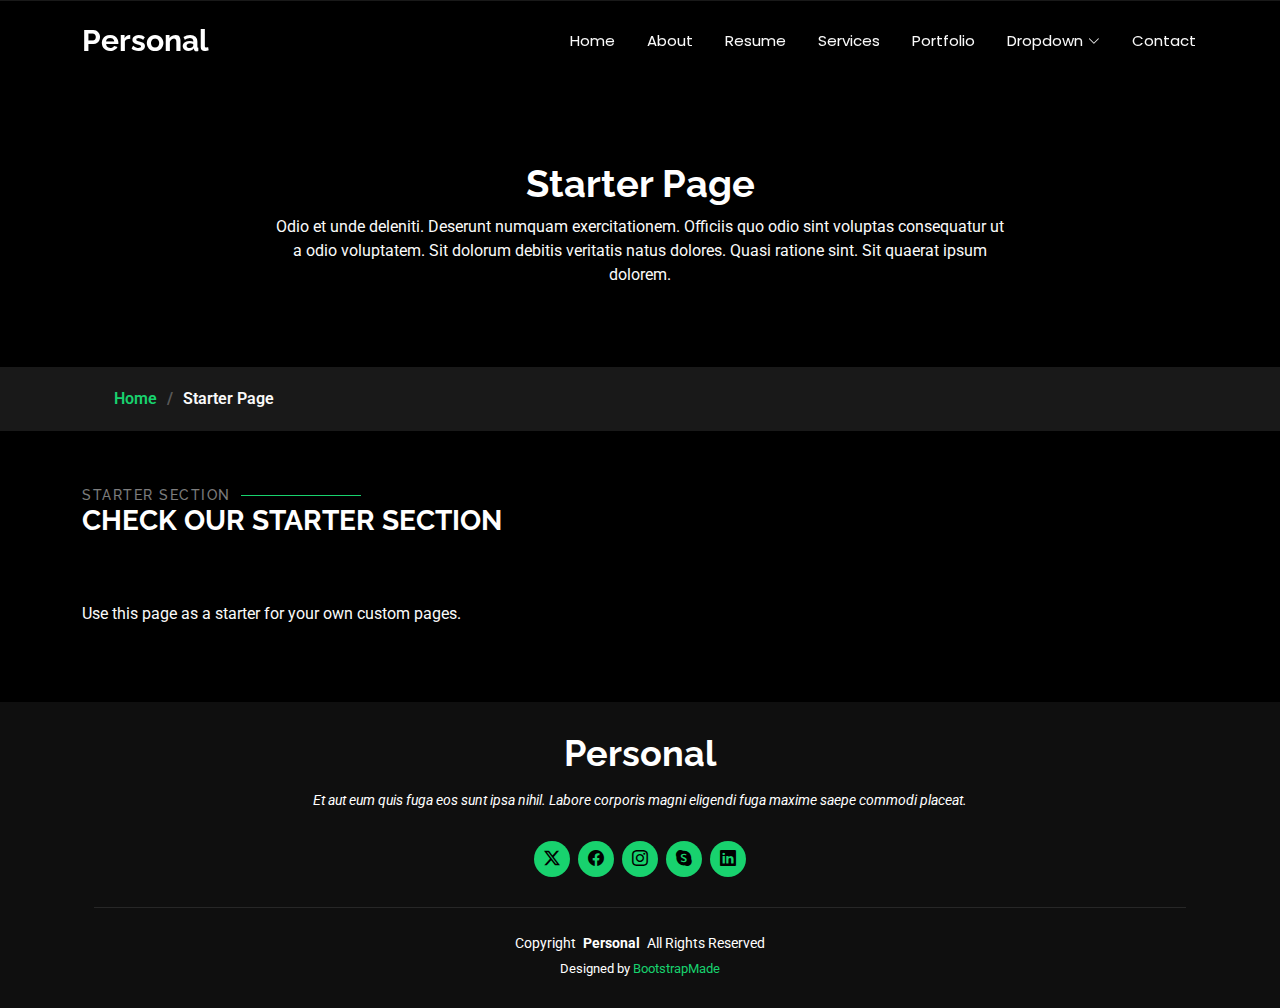
<file: starter-page.html>
<!DOCTYPE html>
<html lang="en">

<head>
  <meta charset="utf-8">
  <meta content="width=device-width, initial-scale=1.0" name="viewport">
  <title>Starter Page - Personal Bootstrap Template</title>
  <meta name="description" content="">
  <meta name="keywords" content="">

  <!-- Favicons -->
  <link href="assets/img/favicon.png" rel="icon">
  <link href="assets/img/apple-touch-icon.png" rel="apple-touch-icon">

  <!-- Fonts -->
  <link href="https://fonts.googleapis.com" rel="preconnect">
  <link href="https://fonts.gstatic.com" rel="preconnect" crossorigin>
  <link href="https://fonts.googleapis.com/css2?family=Roboto:ital,wght@0,100;0,300;0,400;0,500;0,700;0,900;1,100;1,300;1,400;1,500;1,700;1,900&family=Poppins:ital,wght@0,100;0,200;0,300;0,400;0,500;0,600;0,700;0,800;0,900;1,100;1,200;1,300;1,400;1,500;1,600;1,700;1,800;1,900&family=Raleway:ital,wght@0,100;0,200;0,300;0,400;0,500;0,600;0,700;0,800;0,900;1,100;1,200;1,300;1,400;1,500;1,600;1,700;1,800;1,900&display=swap" rel="stylesheet">

  <!-- Vendor CSS Files -->
  <link href="assets/vendor/bootstrap/css/bootstrap.min.css" rel="stylesheet">
  <link href="assets/vendor/bootstrap-icons/bootstrap-icons.css" rel="stylesheet">
  <link href="assets/vendor/aos/aos.css" rel="stylesheet">
  <link href="assets/vendor/swiper/swiper-bundle.min.css" rel="stylesheet">
  <link href="assets/vendor/glightbox/css/glightbox.min.css" rel="stylesheet">

  <!-- Main CSS File -->
  <link href="assets/css/main.css" rel="stylesheet">

  <!-- =======================================================
  * Template Name: Personal
  * Template URL: https://bootstrapmade.com/personal-free-resume-bootstrap-template/
  * Updated: Mar 05 2025 with Bootstrap v5.3.3
  * Author: BootstrapMade.com
  * License: https://bootstrapmade.com/license/
  ======================================================== -->
</head>

<body class="starter-page-page">

  <header id="header" class="header d-flex align-items-center fixed-top">
    <div class="container-fluid container-xl position-relative d-flex align-items-center justify-content-between">

      <a href="index.html" class="logo d-flex align-items-center">
        <!-- Uncomment the line below if you also wish to use an image logo -->
        <!-- <img src="assets/img/logo.webp" alt=""> -->
        <h1 class="sitename">Personal</h1>
      </a>

      <nav id="navmenu" class="navmenu">
        <ul>
          <li><a href="index.html">Home</a></li>
          <li><a href="about.html">About</a></li>
          <li><a href="resume.html">Resume</a></li>
          <li><a href="services.html">Services</a></li>
          <li><a href="portfolio.html">Portfolio</a></li>
          <li class="dropdown"><a href="#"><span>Dropdown</span> <i class="bi bi-chevron-down toggle-dropdown"></i></a>
            <ul>
              <li><a href="#">Dropdown 1</a></li>
              <li class="dropdown"><a href="#"><span>Deep Dropdown</span> <i class="bi bi-chevron-down toggle-dropdown"></i></a>
                <ul>
                  <li><a href="#">Deep Dropdown 1</a></li>
                  <li><a href="#">Deep Dropdown 2</a></li>
                  <li><a href="#">Deep Dropdown 3</a></li>
                  <li><a href="#">Deep Dropdown 4</a></li>
                  <li><a href="#">Deep Dropdown 5</a></li>
                </ul>
              </li>
              <li><a href="#">Dropdown 2</a></li>
              <li><a href="#">Dropdown 3</a></li>
              <li><a href="#">Dropdown 4</a></li>
            </ul>
          </li>
          <li><a href="contact.html">Contact</a></li>
        </ul>
        <i class="mobile-nav-toggle d-xl-none bi bi-list"></i>
      </nav>

    </div>
  </header>

  <main class="main">

    <!-- Page Title -->
    <div class="page-title" data-aos="fade">
      <div class="heading">
        <div class="container">
          <div class="row d-flex justify-content-center text-center">
            <div class="col-lg-8">
              <h1>Starter Page</h1>
              <p class="mb-0">Odio et unde deleniti. Deserunt numquam exercitationem. Officiis quo odio sint voluptas consequatur ut a odio voluptatem. Sit dolorum debitis veritatis natus dolores. Quasi ratione sint. Sit quaerat ipsum dolorem.</p>
            </div>
          </div>
        </div>
      </div>
      <nav class="breadcrumbs">
        <div class="container">
          <ol>
            <li><a href="index.html">Home</a></li>
            <li class="current">Starter Page</li>
          </ol>
        </div>
      </nav>
    </div><!-- End Page Title -->

    <!-- Starter Section Section -->
    <section id="starter-section" class="starter-section section">

      <!-- Section Title -->
      <div class="container section-title" data-aos="fade-up">
        <h2>Starter Section</h2>
        <div><span>Check Our</span> <span class="description-title">Starter Section</span></div>
      </div><!-- End Section Title -->

      <div class="container" data-aos="fade-up">
        <p>Use this page as a starter for your own custom pages.</p>
      </div>

    </section><!-- /Starter Section Section -->

  </main>

  <footer id="footer" class="footer dark-background">
    <div class="container">
      <h3 class="sitename">Personal</h3>
      <p>Et aut eum quis fuga eos sunt ipsa nihil. Labore corporis magni eligendi fuga maxime saepe commodi placeat.</p>
      <div class="social-links d-flex justify-content-center">
        <a href=""><i class="bi bi-twitter-x"></i></a>
        <a href=""><i class="bi bi-facebook"></i></a>
        <a href=""><i class="bi bi-instagram"></i></a>
        <a href=""><i class="bi bi-skype"></i></a>
        <a href=""><i class="bi bi-linkedin"></i></a>
      </div>
      <div class="container">
        <div class="copyright">
          <span>Copyright</span> <strong class="px-1 sitename">Personal</strong> <span>All Rights Reserved</span>
        </div>
        <div class="credits">
          <!-- All the links in the footer should remain intact. -->
          <!-- You can delete the links only if you've purchased the pro version. -->
          <!-- Licensing information: https://bootstrapmade.com/license/ -->
          <!-- Purchase the pro version with working PHP/AJAX contact form: [buy-url] -->
          Designed by <a href="https://bootstrapmade.com/">BootstrapMade</a>
        </div>
      </div>
    </div>
  </footer>

  <!-- Scroll Top -->
  <a href="#" id="scroll-top" class="scroll-top d-flex align-items-center justify-content-center"><i class="bi bi-arrow-up-short"></i></a>

  <!-- Preloader -->
  <div id="preloader"></div>

  <!-- Vendor JS Files -->
  <script src="assets/vendor/bootstrap/js/bootstrap.bundle.min.js"></script>
  <script src="assets/vendor/php-email-form/validate.js"></script>
  <script src="assets/vendor/aos/aos.js"></script>
  <script src="assets/vendor/typed.js/typed.umd.js"></script>
  <script src="assets/vendor/purecounter/purecounter_vanilla.js"></script>
  <script src="assets/vendor/waypoints/noframework.waypoints.js"></script>
  <script src="assets/vendor/swiper/swiper-bundle.min.js"></script>
  <script src="assets/vendor/glightbox/js/glightbox.min.js"></script>
  <script src="assets/vendor/imagesloaded/imagesloaded.pkgd.min.js"></script>
  <script src="assets/vendor/isotope-layout/isotope.pkgd.min.js"></script>

  <!-- Main JS File -->
  <script src="assets/js/main.js"></script>

</body>

</html>
</file>
<file: assets/css/main.css>
/**
* Template Name: Personal
* Template URL: https://bootstrapmade.com/personal-free-resume-bootstrap-template/
* Updated: Mar 05 2025 with Bootstrap v5.3.3
* Author: BootstrapMade.com
* License: https://bootstrapmade.com/license/
*/

/*--------------------------------------------------------------
# Font & Color Variables
# Help: https://bootstrapmade.com/color-system/
--------------------------------------------------------------*/
/* Fonts */
:root {
  --default-font: "Roboto",  system-ui, -apple-system, "Segoe UI", Roboto, "Helvetica Neue", Arial, "Noto Sans", "Liberation Sans", sans-serif, "Apple Color Emoji", "Segoe UI Emoji", "Segoe UI Symbol", "Noto Color Emoji";
  --heading-font: "Raleway",  sans-serif;
  --nav-font: "Poppins",  sans-serif;
}

/* Global Colors - The following color variables are used throughout the website. Updating them here will change the color scheme of the entire website */
:root { 
  --background-color: #000000; /* Background color for the entire website, including individual sections */
  --default-color: #fafafa; /* Default color used for the majority of the text content across the entire website */
  --heading-color: #ffffff; /* Color for headings, subheadings and title throughout the website */
  --accent-color: #18d26e; /* Accent color that represents your brand on the website. It's used for buttons, links, and other elements that need to stand out */
  --surface-color: #1a1a1a; /* The surface color is used as a background of boxed elements within sections, such as cards, icon boxes, or other elements that require a visual separation from the global background. */
  --contrast-color: #000000; /* Contrast color for text, ensuring readability against backgrounds of accent, heading, or default colors. */
}

/* Nav Menu Colors - The following color variables are used specifically for the navigation menu. They are separate from the global colors to allow for more customization options */
:root {
  --nav-color: #fafafa;  /* The default color of the main navmenu links */
  --nav-hover-color: #18d26e; /* Applied to main navmenu links when they are hovered over or active */
  --nav-mobile-background-color: #1a1a1a; /* Used as the background color for mobile navigation menu */
  --nav-dropdown-background-color: #1a1a1a; /* Used as the background color for dropdown items that appear when hovering over primary navigation items */
  --nav-dropdown-color: #fafafa; /* Used for navigation links of the dropdown items in the navigation menu. */
  --nav-dropdown-hover-color: #18d26e; /* Similar to --nav-hover-color, this color is applied to dropdown navigation links when they are hovered over. */
}

/* Color Presets - These classes override global colors when applied to any section or element, providing reuse of the sam color scheme. */

.light-background {
  --background-color: #1a1a1a;
  --surface-color: #343434;
}

.dark-background {
  --background-color: rgba(15, 15, 15, 0.975);
  --default-color: #ffffff;
  --heading-color: #ffffff;
  --surface-color: #292929f9;
  --contrast-color: #000000;
}

/* Smooth scroll */
:root {
  scroll-behavior: smooth;
}

/*--------------------------------------------------------------
# General Styling & Shared Classes
--------------------------------------------------------------*/
body {
  color: var(--default-color);
  background-color: var(--background-color);
  font-family: var(--default-font);
}

a {
  color: var(--accent-color);
  text-decoration: none;
  transition: 0.3s;
}

a:hover {
  color: color-mix(in srgb, var(--accent-color), transparent 25%);
  text-decoration: none;
}

h1,
h2,
h3,
h4,
h5,
h6 {
  color: var(--heading-color);
  font-family: var(--heading-font);
}

/* PHP Email Form Messages
------------------------------*/
.php-email-form .error-message {
  display: none;
  background: #df1529;
  color: #ffffff;
  text-align: left;
  padding: 15px;
  margin-bottom: 24px;
  font-weight: 600;
}

.php-email-form .sent-message {
  display: none;
  color: #ffffff;
  background: #059652;
  text-align: center;
  padding: 15px;
  margin-bottom: 24px;
  font-weight: 600;
}

.php-email-form .loading {
  display: none;
  background: var(--surface-color);
  text-align: center;
  padding: 15px;
  margin-bottom: 24px;
}

.php-email-form .loading:before {
  content: "";
  display: inline-block;
  border-radius: 50%;
  width: 24px;
  height: 24px;
  margin: 0 10px -6px 0;
  border: 3px solid var(--accent-color);
  border-top-color: var(--surface-color);
  animation: php-email-form-loading 1s linear infinite;
}

@keyframes php-email-form-loading {
  0% {
    transform: rotate(0deg);
  }

  100% {
    transform: rotate(360deg);
  }
}

/*--------------------------------------------------------------
# Global Header
--------------------------------------------------------------*/
.header {
  --background-color: rgba(0, 0, 0, 0);
  color: var(--default-color);
  background-color: var(--background-color);
  padding: 15px 0;
  transition: all 0.5s;
  z-index: 997;
}

.header .logo {
  line-height: 1;
}

.header .logo img {
  max-height: 32px;
  margin-right: 8px;
}

.header .logo h1 {
  font-size: 30px;
  margin: 0;
  font-weight: 700;
  color: var(--heading-color);
}

.scrolled .header {
  box-shadow: 0px 0 18px rgba(0, 0, 0, 0.1);
}

/* Global Header on Scroll
------------------------------*/
.scrolled .header {
  --background-color: rgba(0, 0, 0, 0.8);
}

/*--------------------------------------------------------------
# Navigation Menu
--------------------------------------------------------------*/
/* Desktop Navigation */
@media (min-width: 1200px) {
  .navmenu {
    padding: 0;
  }

  .navmenu ul {
    margin: 0;
    padding: 0;
    display: flex;
    list-style: none;
    align-items: center;
  }

  .navmenu li {
    position: relative;
  }

  .navmenu>ul>li {
    white-space: nowrap;
    padding: 15px 14px;
  }

  .navmenu>ul>li:last-child {
    padding-right: 0;
  }

  .navmenu a,
  .navmenu a:focus {
    color: var(--nav-color);
    font-size: 15px;
    padding: 0 2px;
    font-family: var(--nav-font);
    font-weight: 400;
    display: flex;
    align-items: center;
    justify-content: space-between;
    white-space: nowrap;
    transition: 0.3s;
    position: relative;
  }

  .navmenu a i,
  .navmenu a:focus i {
    font-size: 12px;
    line-height: 0;
    margin-left: 5px;
    transition: 0.3s;
  }

  .navmenu>ul>li>a:before {
    content: "";
    position: absolute;
    height: 2px;
    bottom: -6px;
    left: 0;
    background-color: var(--nav-hover-color);
    visibility: hidden;
    width: 0px;
    transition: all 0.3s ease-in-out 0s;
  }

  .navmenu a:hover:before,
  .navmenu li:hover>a:before,
  .navmenu .active:before {
    visibility: visible;
    width: 25px;
  }

  .navmenu li:hover>a,
  .navmenu .active,
  .navmenu .active:focus {
    color: var(--nav-hover-color);
  }

  .navmenu .dropdown ul {
    margin: 0;
    padding: 10px 0;
    background: var(--nav-dropdown-background-color);
    display: block;
    position: absolute;
    visibility: hidden;
    left: 14px;
    top: 130%;
    opacity: 0;
    transition: 0.3s;
    border-radius: 4px;
    z-index: 99;
    box-shadow: 0px 0px 30px rgba(0, 0, 0, 0.1);
  }

  .navmenu .dropdown ul li {
    min-width: 200px;
  }

  .navmenu .dropdown ul a {
    padding: 10px 20px;
    font-size: 15px;
    text-transform: none;
    color: var(--nav-dropdown-color);
  }

  .navmenu .dropdown ul a i {
    font-size: 12px;
  }

  .navmenu .dropdown ul a:hover,
  .navmenu .dropdown ul .active:hover,
  .navmenu .dropdown ul li:hover>a {
    color: var(--nav-dropdown-hover-color);
  }

  .navmenu .dropdown:hover>ul {
    opacity: 1;
    top: 100%;
    visibility: visible;
  }

  .navmenu .dropdown .dropdown ul {
    top: 0;
    left: -90%;
    visibility: hidden;
  }

  .navmenu .dropdown .dropdown:hover>ul {
    opacity: 1;
    top: 0;
    left: -100%;
    visibility: visible;
  }
}

/* Mobile Navigation */
@media (max-width: 1199px) {
  .mobile-nav-toggle {
    color: var(--nav-color);
    font-size: 28px;
    line-height: 0;
    margin-right: 10px;
    cursor: pointer;
    transition: color 0.3s;
  }

  .navmenu {
    padding: 0;
    z-index: 9997;
  }

  .navmenu ul {
    display: none;
    list-style: none;
    position: absolute;
    inset: 60px 20px 20px 20px;
    padding: 10px 0;
    margin: 0;
    border-radius: 6px;
    background-color: var(--nav-mobile-background-color);
    border: 1px solid color-mix(in srgb, var(--default-color), transparent 90%);
    box-shadow: none;
    overflow-y: auto;
    transition: 0.3s;
    z-index: 9998;
  }

  .navmenu a,
  .navmenu a:focus {
    color: var(--nav-dropdown-color);
    padding: 10px 20px;
    font-family: var(--nav-font);
    font-size: 17px;
    font-weight: 500;
    display: flex;
    align-items: center;
    justify-content: space-between;
    white-space: nowrap;
    transition: 0.3s;
  }

  .navmenu a i,
  .navmenu a:focus i {
    font-size: 12px;
    line-height: 0;
    margin-left: 5px;
    width: 30px;
    height: 30px;
    display: flex;
    align-items: center;
    justify-content: center;
    border-radius: 50%;
    transition: 0.3s;
    background-color: color-mix(in srgb, var(--accent-color), transparent 90%);
  }

  .navmenu a i:hover,
  .navmenu a:focus i:hover {
    background-color: var(--accent-color);
    color: var(--contrast-color);
  }

  .navmenu a:hover,
  .navmenu .active,
  .navmenu .active:focus {
    color: var(--nav-dropdown-hover-color);
  }

  .navmenu .active i,
  .navmenu .active:focus i {
    background-color: var(--accent-color);
    color: var(--contrast-color);
    transform: rotate(180deg);
  }

  .navmenu .dropdown ul {
    position: static;
    display: none;
    z-index: 99;
    padding: 10px 0;
    margin: 10px 20px;
    background-color: var(--nav-dropdown-background-color);
    transition: all 0.5s ease-in-out;
  }

  .navmenu .dropdown ul ul {
    background-color: rgba(33, 37, 41, 0.1);
  }

  .navmenu .dropdown>.dropdown-active {
    display: block;
    background-color: rgba(33, 37, 41, 0.03);
  }

  .mobile-nav-active {
    overflow: hidden;
  }

  .mobile-nav-active .mobile-nav-toggle {
    color: #fff;
    position: absolute;
    font-size: 32px;
    top: 15px;
    right: 15px;
    margin-right: 0;
    z-index: 9999;
  }

  .mobile-nav-active .navmenu {
    position: fixed;
    overflow: hidden;
    inset: 0;
    background: rgba(33, 37, 41, 0.8);
    transition: 0.3s;
  }

  .mobile-nav-active .navmenu>ul {
    display: block;
  }
}

/*--------------------------------------------------------------
# Global Footer
--------------------------------------------------------------*/
.footer {
  color: var(--default-color);
  background-color: var(--background-color);
  font-size: 14px;
  text-align: center;
  padding: 30px 0;
  position: relative;
}

.footer h3 {
  font-size: 36px;
  font-weight: 700;
  position: relative;
  padding: 0;
  margin: 0 0 15px 0;
}

.footer p {
  font-size: 15;
  font-style: italic;
  padding: 0;
  margin: 0 0 30px 0;
}

.footer .social-links {
  margin: 0 0 30px 0;
}

.footer .social-links a {
  font-size: 16px;
  display: flex;
  align-items: center;
  justify-content: center;
  background: var(--accent-color);
  color: var(--contrast-color);
  line-height: 1;
  margin: 0 4px;
  border-radius: 50%;
  text-align: center;
  width: 36px;
  height: 36px;
  transition: 0.3s;
}

.footer .social-links a:hover {
  background: color-mix(in srgb, var(--accent-color), transparent 20%);
  text-decoration: none;
}

.footer .copyright {
  padding-top: 25px;
  border-top: 1px solid color-mix(in srgb, var(--default-color), transparent 90%);
}

.footer .credits {
  font-size: 13px;
  padding-top: 5px;
}

/*--------------------------------------------------------------
# Preloader
--------------------------------------------------------------*/
#preloader {
  position: fixed;
  inset: 0;
  z-index: 999999;
  overflow: hidden;
  background: var(--background-color);
  transition: all 0.6s ease-out;
}

#preloader:before {
  content: "";
  position: fixed;
  top: calc(50% - 30px);
  left: calc(50% - 30px);
  border: 6px solid #ffffff;
  border-color: var(--accent-color) transparent var(--accent-color) transparent;
  border-radius: 50%;
  width: 60px;
  height: 60px;
  animation: animate-preloader 1.5s linear infinite;
}

@keyframes animate-preloader {
  0% {
    transform: rotate(0deg);
  }

  100% {
    transform: rotate(360deg);
  }
}

/*--------------------------------------------------------------
# Scroll Top Button
--------------------------------------------------------------*/
.scroll-top {
  position: fixed;
  visibility: hidden;
  opacity: 0;
  right: 15px;
  bottom: -15px;
  z-index: 99999;
  background-color: var(--accent-color);
  width: 44px;
  height: 44px;
  border-radius: 50px;
  transition: all 0.4s;
}

.scroll-top i {
  font-size: 24px;
  color: var(--contrast-color);
  line-height: 0;
}

.scroll-top:hover {
  background-color: color-mix(in srgb, var(--accent-color), transparent 20%);
  color: var(--contrast-color);
}

.scroll-top.active {
  visibility: visible;
  opacity: 1;
  bottom: 15px;
}

/*--------------------------------------------------------------
# Disable aos animation delay on mobile devices
--------------------------------------------------------------*/
@media screen and (max-width: 768px) {
  [data-aos-delay] {
    transition-delay: 0 !important;
  }
}

/*--------------------------------------------------------------
# Global Page Titles & Breadcrumbs
--------------------------------------------------------------*/
.page-title {
  color: var(--default-color);
  background-color: var(--background-color);
  position: relative;
}

.page-title .heading {
  padding: 160px 0 80px 0;
  border-top: 1px solid color-mix(in srgb, var(--default-color), transparent 90%);
}

.page-title .heading h1 {
  font-size: 38px;
  font-weight: 700;
}

.page-title nav {
  background-color: color-mix(in srgb, var(--default-color), transparent 90%);
  padding: 20px 0;
}

.page-title nav ol {
  display: flex;
  flex-wrap: wrap;
  list-style: none;
  margin: 0;
  font-size: 16px;
  font-weight: 600;
}

.page-title nav ol li+li {
  padding-left: 10px;
}

.page-title nav ol li+li::before {
  content: "/";
  display: inline-block;
  padding-right: 10px;
  color: color-mix(in srgb, var(--default-color), transparent 70%);
}

/*--------------------------------------------------------------
# Global Sections
--------------------------------------------------------------*/
section,
.section {
  color: var(--default-color);
  background-color: var(--background-color);
  padding: 60px 0;
  scroll-margin-top: 100px;
  overflow: clip;
}

@media (max-width: 1199px) {

  section,
  .section {
    scroll-margin-top: 66px;
  }
}

/*--------------------------------------------------------------
# Global Section Titles
--------------------------------------------------------------*/
.section-title {
  padding-bottom: 60px;
  position: relative;
}

.section-title h2 {
  font-size: 14px;
  font-weight: 500;
  padding: 0;
  line-height: 1px;
  margin: 0;
  letter-spacing: 1.5px;
  text-transform: uppercase;
  color: color-mix(in srgb, var(--default-color), transparent 50%);
  position: relative;
}

.section-title h2::after {
  content: "";
  width: 120px;
  height: 1px;
  display: inline-block;
  background: var(--accent-color);
  margin: 4px 10px;
}

.section-title div {
  color: var(--heading-color);
  margin: 0;
  margin: 0;
  font-size: 28px;
  font-weight: 700;
  text-transform: uppercase;
  font-family: var(--heading-font);
}

/*--------------------------------------------------------------
# Hero Section
--------------------------------------------------------------*/
.hero {
  width: 100%;
  min-height: 100vh;
  position: relative;
  padding: 80px 0;
  display: flex;
  align-items: center;
  justify-content: center;
}

.hero img {
  position: absolute;
  inset: 0;
  display: block;
  width: 100%;
  height: 100%;
  object-fit: cover;
  z-index: 1;
}

.hero .container {
  position: relative;
  z-index: 3;
}

.hero h2 {
  margin: 0;
  font-size: 64px;
  font-weight: 700;
}

.hero p {
  margin: 5px 0 0 0;
  font-size: 26px;
}

.hero p span {
  letter-spacing: 1px;
  border-bottom: 2px solid var(--accent-color);
}

.hero .social-links {
  margin-top: 25px;
}

.hero .social-links a {
  background-color: color-mix(in srgb, var(--default-color), transparent 90%);
  color: var(--default-color);
  font-size: 14px;
  width: 40px;
  height: 40px;
  border-radius: 50px;
  display: inline-flex;
  align-items: center;
  justify-content: center;
  margin-right: 20px;
  transition: 0.3s;
}

.hero .social-links a:hover {
  background-color: var(--accent-color);
}

@media (max-width: 768px) {
  .hero h2 {
    font-size: 32px;
  }

  .hero p {
    font-size: 20px;
  }
}

/*--------------------------------------------------------------
# About Section
--------------------------------------------------------------*/
.about .content h2 {
  font-weight: 700;
  font-size: 24px;
}

.about .content ul {
  list-style: none;
  padding: 0;
}

.about .content ul li {
  margin-bottom: 20px;
  display: flex;
  align-items: center;
}

.about .content ul strong {
  margin-right: 10px;
}

.about .content ul i {
  font-size: 16px;
  margin-right: 5px;
  color: var(--accent-color);
  line-height: 0;
}

/*--------------------------------------------------------------
# Stats Section
--------------------------------------------------------------*/
.stats i {
  background-color: var(--surface-color);
  color: var(--accent-color);
  box-shadow: 0px 2px 25px rgba(0, 0, 0, 0.1);
  width: 54px;
  height: 54px;
  font-size: 24px;
  border-radius: 50px;
  border: 2px solid var(--background-color);
  display: inline-flex;
  align-items: center;
  justify-content: center;
  position: relative;
  z-index: 1;
}

.stats .stats-item {
  background-color: var(--surface-color);
  margin-top: -27px;
  padding: 30px 30px 25px 30px;
  width: 100%;
  position: relative;
  text-align: center;
  box-shadow: 0px 2px 35px rgba(0, 0, 0, 0.1);
  border-radius: 4px;
  z-index: 0;
}

.stats .stats-item span {
  font-size: 36px;
  display: block;
  font-weight: 700;
  color: color-mix(in srgb, var(--default-color), transparent 20%);
}

.stats .stats-item p {
  padding: 0;
  margin: 0;
  font-family: var(--heading-font);
  font-size: 16px;
}

/*--------------------------------------------------------------
# Skills Section
--------------------------------------------------------------*/
.skills .progress {
  height: 60px;
  display: block;
  background: none;
  border-radius: 0;
}

.skills .progress .skill {
  color: var(--heading-color);
  padding: 0;
  margin: 0 0 6px 0;
  text-transform: uppercase;
  display: block;
  font-weight: 600;
  font-family: var(--heading-font);
}

.skills .progress .skill .val {
  float: right;
  font-style: normal;
}

.skills .progress-bar-wrap {
  background: color-mix(in srgb, var(--default-color), transparent 90%);
  height: 10px;
}

.skills .progress-bar {
  width: 1px;
  height: 10px;
  transition: 0.9s;
  background-color: var(--accent-color);
}

/*--------------------------------------------------------------
# Interests Section
--------------------------------------------------------------*/
.interests .features-item {
  background-color: var(--surface-color);
  display: flex;
  align-items: center;
  padding: 20px;
  transition: 0.3s;
  border: 1px solid color-mix(in srgb, var(--default-color), transparent 90%);
  position: relative;
}

.interests .features-item i {
  font-size: 32px;
  padding-right: 10px;
  line-height: 0;
}

.interests .features-item h3 {
  font-weight: 700;
  margin: 0;
  padding: 0;
  line-height: 1;
  font-size: 16px;
}

.interests .features-item h3 a {
  color: var(--heading-color);
  transition: 0.3s;
}

.interests .features-item:hover {
  border-color: var(--accent-color);
}

.interests .features-item:hover h3 a {
  color: var(--accent-color);
}

/*--------------------------------------------------------------
# Testimonials Section
--------------------------------------------------------------*/
.testimonials .testimonials-carousel,
.testimonials .testimonials-slider {
  overflow: hidden;
}

.testimonials .testimonial-item {
  box-sizing: content-box;
  min-height: 320px;
}

.testimonials .testimonial-item .testimonial-img {
  width: 90px;
  border-radius: 50%;
  margin: -40px 0 0 40px;
  position: relative;
  z-index: 2;
  border: 6px solid var(--background-color);
}

.testimonials .testimonial-item h3 {
  font-size: 18px;
  font-weight: bold;
  margin: 10px 0 5px 45px;
}

.testimonials .testimonial-item h4 {
  font-size: 14px;
  color: color-mix(in srgb, var(--default-color), transparent 20%);
  margin: 0 0 0 45px;
}

.testimonials .testimonial-item .quote-icon-left,
.testimonials .testimonial-item .quote-icon-right {
  color: color-mix(in srgb, var(--accent-color), transparent 50%);
  font-size: 26px;
  line-height: 0;
}

.testimonials .testimonial-item .quote-icon-left {
  display: inline-block;
  left: -5px;
  position: relative;
}

.testimonials .testimonial-item .quote-icon-right {
  display: inline-block;
  right: -5px;
  position: relative;
  top: 10px;
  transform: scale(-1, -1);
}

.testimonials .testimonial-item p {
  font-style: italic;
  margin: 0 15px 0 15px;
  padding: 20px 20px 60px 20px;
  background: var(--surface-color);
  border-radius: 6px;
  position: relative;
  z-index: 1;
}

.testimonials .swiper-wrapper {
  height: auto;
}

.testimonials .swiper-pagination {
  margin-top: 20px;
  position: relative;
}

.testimonials .swiper-pagination .swiper-pagination-bullet {
  width: 12px;
  height: 12px;
  background-color: var(--background-color);
  opacity: 1;
  border: 1px solid var(--accent-color);
}

.testimonials .swiper-pagination .swiper-pagination-bullet-active {
  background-color: var(--accent-color);
}

/*--------------------------------------------------------------
# Resume Section
--------------------------------------------------------------*/
.resume .resume-title {
  color: var(--heading-color);
  font-size: 26px;
  font-weight: 700;
  margin-top: 20px;
  margin-bottom: 20px;
}

.resume .resume-item {
  padding: 0 0 20px 20px;
  margin-top: -2px;
  border-left: 2px solid var(--accent-color);
  position: relative;
}

.resume .resume-item h4 {
  line-height: 18px;
  font-size: 18px;
  font-weight: 600;
  text-transform: uppercase;
  color: color-mix(in srgb, var(--default-color), transparent 20%);
  margin-bottom: 10px;
}

.resume .resume-item h5 {
  font-size: 16px;
  padding: 5px 15px;
  display: inline-block;
  font-weight: 600;
  margin-bottom: 10px;
}

.resume .resume-item ul {
  padding-left: 20px;
}

.resume .resume-item ul li {
  padding-bottom: 10px;
}

.resume .resume-item:last-child {
  padding-bottom: 0;
}

.resume .resume-item::before {
  content: "";
  position: absolute;
  width: 16px;
  height: 16px;
  border-radius: 50px;
  left: -9px;
  top: 0;
  background: var(--background-color);
  border: 2px solid var(--accent-color);
}

/*--------------------------------------------------------------
# Services Section
--------------------------------------------------------------*/
.services .service-item {
  background-color: var(--surface-color);
  text-align: center;
  padding: 80px 20px;
  transition: all ease-in-out 0.3s;
  height: 100%;
}

.services .service-item .icon {
  margin: 0 auto;
  width: 64px;
  height: 64px;
  background: var(--accent-color);
  border-radius: 4px;
  display: flex;
  align-items: center;
  justify-content: center;
  margin-bottom: 20px;
  transition: 0.3s;
  transform-style: preserve-3d;
}

.services .service-item .icon i {
  color: var(--contrast-color);
  font-size: 28px;
  transition: ease-in-out 0.3s;
}

.services .service-item .icon::before {
  position: absolute;
  content: "";
  left: -8px;
  top: -8px;
  height: 100%;
  width: 100%;
  background: color-mix(in srgb, var(--accent-color), transparent 80%);
  border-radius: 5px;
  transition: all 0.3s ease-out 0s;
  transform: translateZ(-1px);
}

.services .service-item h3 {
  font-weight: 700;
  margin: 10px 0 15px 0;
  font-size: 22px;
}

.services .service-item p {
  line-height: 24px;
  font-size: 14px;
  margin-bottom: 0;
}

.services .service-item:hover {
  background: var(--accent-color);
  border-color: var(--accent-color);
}

.services .service-item:hover .icon {
  background: var(--surface-color);
}

.services .service-item:hover .icon i {
  color: var(--accent-color);
}

.services .service-item:hover .icon::before {
  background: color-mix(in srgb, var(--background-color), transparent 70%);
}

.services .service-item:hover h3,
.services .service-item:hover p {
  color: var(--contrast-color);
}

/*--------------------------------------------------------------
# Service Details Section
--------------------------------------------------------------*/
.service-details .services-list {
  background-color: var(--surface-color);
  padding: 10px 30px;
  border: 1px solid color-mix(in srgb, var(--default-color), transparent 90%);
  margin-bottom: 20px;
}

.service-details .services-list a {
  display: block;
  line-height: 1;
  padding: 8px 0 8px 15px;
  border-left: 3px solid color-mix(in srgb, var(--default-color), transparent 70%);
  margin: 20px 0;
  color: color-mix(in srgb, var(--default-color), transparent 20%);
  transition: 0.3s;
}

.service-details .services-list a.active {
  color: var(--heading-color);
  font-weight: 700;
  border-color: var(--accent-color);
}

.service-details .services-list a:hover {
  border-color: var(--accent-color);
}

.service-details .services-img {
  margin-bottom: 20px;
}

.service-details h3 {
  font-size: 26px;
  font-weight: 700;
}

.service-details h4 {
  font-size: 20px;
  font-weight: 700;
}

.service-details p {
  font-size: 15px;
}

.service-details ul {
  list-style: none;
  padding: 0;
  font-size: 15px;
}

.service-details ul li {
  padding: 5px 0;
  display: flex;
  align-items: center;
}

.service-details ul i {
  font-size: 20px;
  margin-right: 8px;
  color: var(--accent-color);
}

/*--------------------------------------------------------------
# Portfolio Section
--------------------------------------------------------------*/
.portfolio .portfolio-filters {
  padding: 0;
  margin: 0 auto 20px auto;
  list-style: none;
  text-align: center;
}

.portfolio .portfolio-filters li {
  cursor: pointer;
  display: inline-block;
  padding: 0;
  font-size: 18px;
  font-weight: 500;
  margin: 0 10px;
  line-height: 1;
  margin-bottom: 5px;
  transition: all 0.3s ease-in-out;
}

.portfolio .portfolio-filters li:hover,
.portfolio .portfolio-filters li.filter-active {
  color: var(--accent-color);
}

.portfolio .portfolio-filters li:first-child {
  margin-left: 0;
}

.portfolio .portfolio-filters li:last-child {
  margin-right: 0;
}

@media (max-width: 575px) {
  .portfolio .portfolio-filters li {
    font-size: 14px;
    margin: 0 5px;
  }
}

.portfolio .portfolio-content {
  position: relative;
  overflow: hidden;
}

.portfolio .portfolio-content img {
  transition: 0.3s;
}

.portfolio .portfolio-content .portfolio-info {
  opacity: 0;
  position: absolute;
  inset: 0;
  z-index: 3;
  transition: all ease-in-out 0.3s;
  background: rgba(0, 0, 0, 0.6);
  padding: 15px;
}

.portfolio .portfolio-content .portfolio-info h4 {
  font-size: 14px;
  padding: 5px 10px;
  font-weight: 400;
  color: #ffffff;
  display: inline-block;
  background-color: var(--accent-color);
}

.portfolio .portfolio-content .portfolio-info p {
  position: absolute;
  bottom: 10px;
  text-align: center;
  display: inline-block;
  left: 0;
  right: 0;
  font-size: 16px;
  font-weight: 600;
  color: rgba(255, 255, 255, 0.8);
}

.portfolio .portfolio-content .portfolio-info .preview-link,
.portfolio .portfolio-content .portfolio-info .details-link {
  position: absolute;
  left: calc(50% - 40px);
  font-size: 26px;
  top: calc(50% - 14px);
  color: #fff;
  transition: 0.3s;
  line-height: 1.2;
}

.portfolio .portfolio-content .portfolio-info .preview-link:hover,
.portfolio .portfolio-content .portfolio-info .details-link:hover {
  color: var(--accent-color);
}

.portfolio .portfolio-content .portfolio-info .details-link {
  left: 50%;
  font-size: 34px;
  line-height: 0;
}

.portfolio .portfolio-content:hover .portfolio-info {
  opacity: 1;
}

.portfolio .portfolio-content:hover img {
  transform: scale(1.1);
}

/*--------------------------------------------------------------
# Portfolio Details Section
--------------------------------------------------------------*/
.portfolio-details .portfolio-details-slider img {
  width: 100%;
}

.portfolio-details .portfolio-details-slider .swiper-pagination {
  margin-top: 20px;
  position: relative;
}

.portfolio-details .portfolio-details-slider .swiper-pagination .swiper-pagination-bullet {
  width: 12px;
  height: 12px;
  background-color: color-mix(in srgb, var(--default-color), transparent 85%);
  opacity: 1;
}

.portfolio-details .portfolio-details-slider .swiper-pagination .swiper-pagination-bullet-active {
  background-color: var(--accent-color);
}

.portfolio-details .portfolio-info {
  background-color: var(--surface-color);
  padding: 30px;
  box-shadow: 0px 0 30px rgba(0, 0, 0, 0.1);
}

.portfolio-details .portfolio-info h3 {
  font-size: 22px;
  font-weight: 700;
  margin-bottom: 20px;
  padding-bottom: 20px;
  border-bottom: 1px solid color-mix(in srgb, var(--default-color), transparent 85%);
}

.portfolio-details .portfolio-info ul {
  list-style: none;
  padding: 0;
  font-size: 15px;
}

.portfolio-details .portfolio-info ul li+li {
  margin-top: 10px;
}

.portfolio-details .portfolio-description {
  padding-top: 30px;
}

.portfolio-details .portfolio-description h2 {
  font-size: 26px;
  font-weight: 700;
  margin-bottom: 20px;
}

.portfolio-details .portfolio-description p {
  padding: 0;
  color: color-mix(in srgb, var(--default-color), transparent 30%);
}

/*--------------------------------------------------------------
# Starter Section Section
--------------------------------------------------------------*/
.starter-section {
  /* Add your styles here */
}

/*--------------------------------------------------------------
# Contact Section
--------------------------------------------------------------*/
.contact .info-item {
  box-shadow: 0px 0px 20px rgba(0, 0, 0, 0.1);
  padding: 20px 30px;
}

.contact .info-item .icon {
  color: var(--contrast-color);
  background-color: var(--accent-color);
  width: 56px;
  height: 56px;
  font-size: 24px;
  display: flex;
  justify-content: center;
  align-items: center;
  transition: all 0.3s ease-in-out;
  border-radius: 50%;
  margin-right: 15px;
}

.contact .info-item h3 {
  font-size: 18px;
  font-weight: 700;
  margin: 0 0 2px 0;
}

.contact .info-item p {
  padding: 0;
  margin-bottom: 0;
  font-size: 14px;
}

.contact .info-item .social-links a {
  font-size: 24px;
  display: inline-block;
  line-height: 1;
  margin: 4px 6px 0 0;
  transition: 0.3s;
  color: color-mix(in srgb, var(--default-color), transparent 50%);
}

.contact .info-item .social-links a:hover {
  color: var(--accent-color);
}

.contact .php-email-form {
  box-shadow: 0px 0px 20px rgba(0, 0, 0, 0.1);
  padding: 30px;
  margin-top: 30px;
}

@media (max-width: 575px) {
  .contact .php-email-form {
    padding: 20px;
  }
}

.contact .php-email-form input[type=text],
.contact .php-email-form input[type=email],
.contact .php-email-form textarea {
  color: var(--default-color);
  background-color: color-mix(in srgb, var(--background-color), transparent 50%);
  border-color: color-mix(in srgb, var(--default-color), transparent 80%);
  font-size: 14px;
  padding: 10px 15px;
  box-shadow: none;
  border-radius: 0;
}

.contact .php-email-form input[type=text]:focus,
.contact .php-email-form input[type=email]:focus,
.contact .php-email-form textarea:focus {
  border-color: var(--accent-color);
}

.contact .php-email-form input[type=text]::placeholder,
.contact .php-email-form input[type=email]::placeholder,
.contact .php-email-form textarea::placeholder {
  color: color-mix(in srgb, var(--default-color), transparent 70%);
}

.contact .php-email-form button[type=submit] {
  color: var(--contrast-color);
  background: var(--accent-color);
  border: 0;
  padding: 10px 30px;
  transition: 0.4s;
  border-radius: 50px;
}

.contact .php-email-form button[type=submit]:hover {
  background: color-mix(in srgb, var(--accent-color), transparent 20%);
}
</file>
